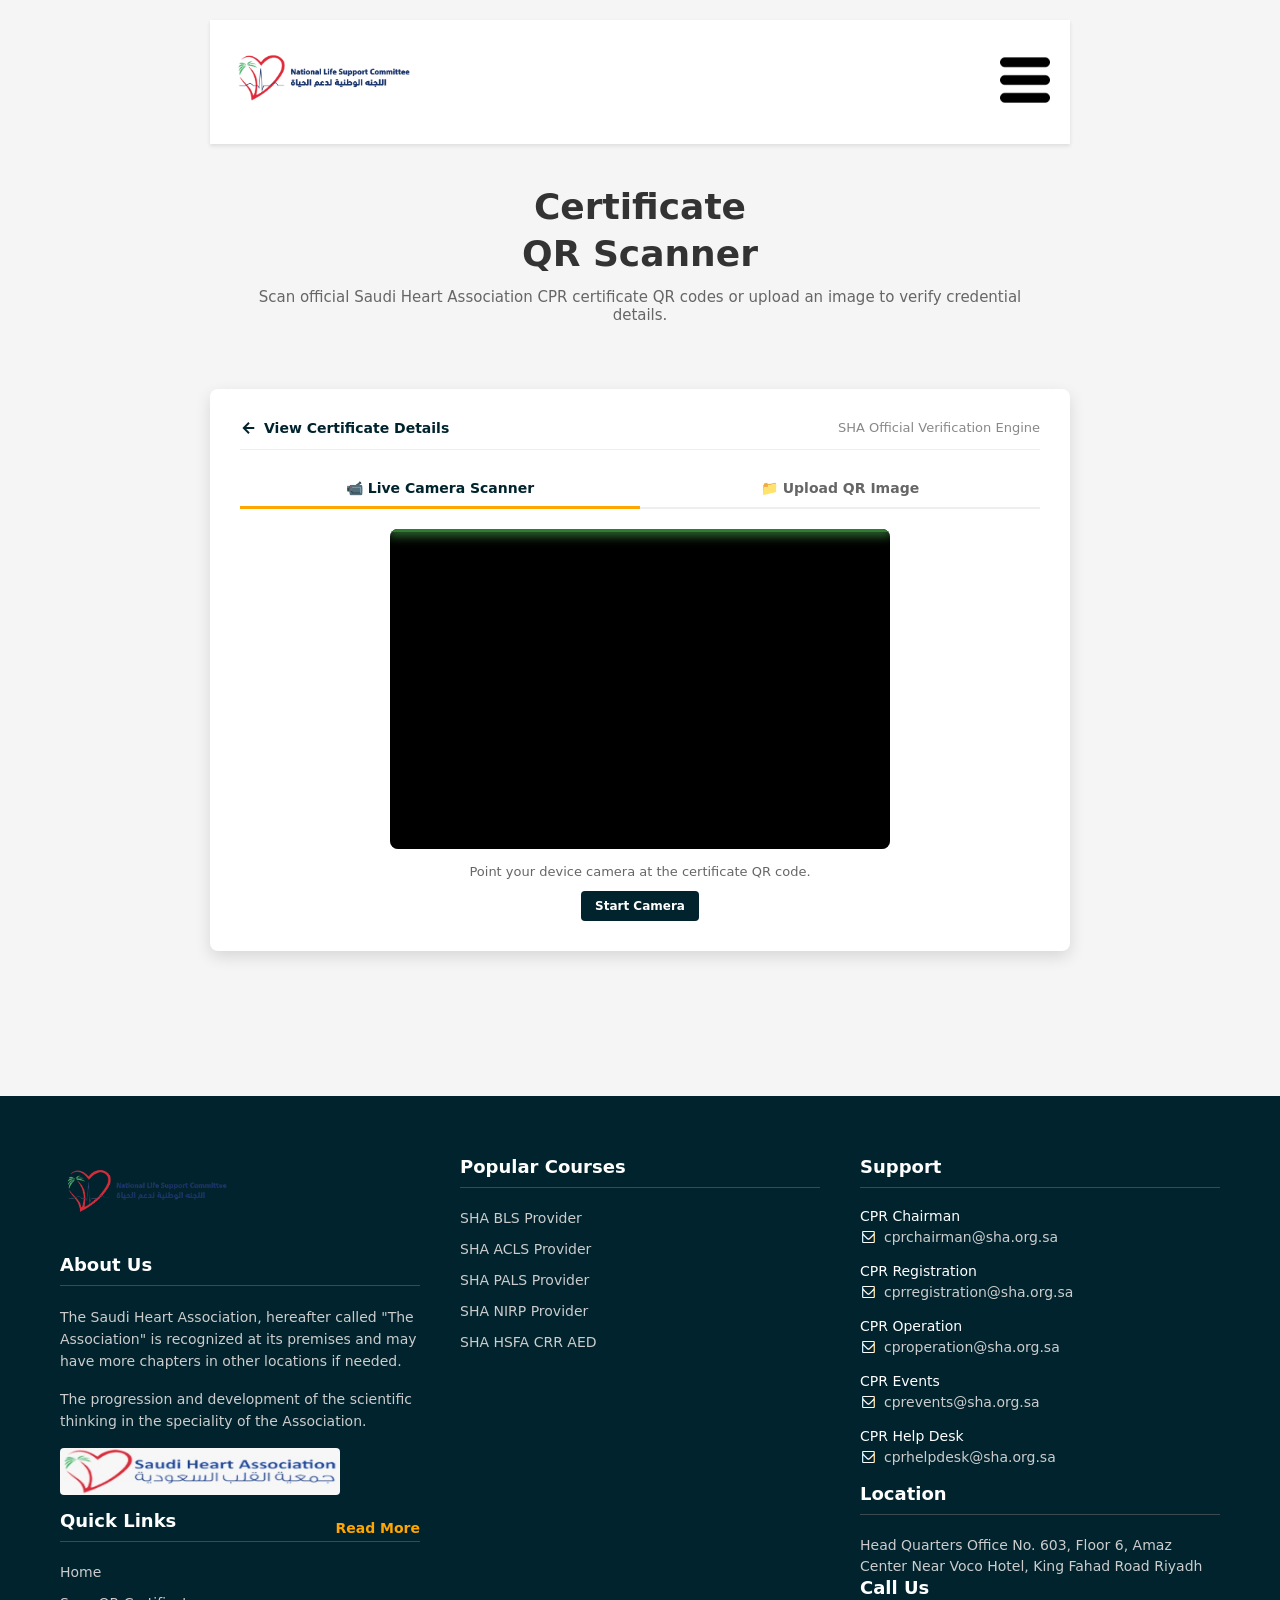
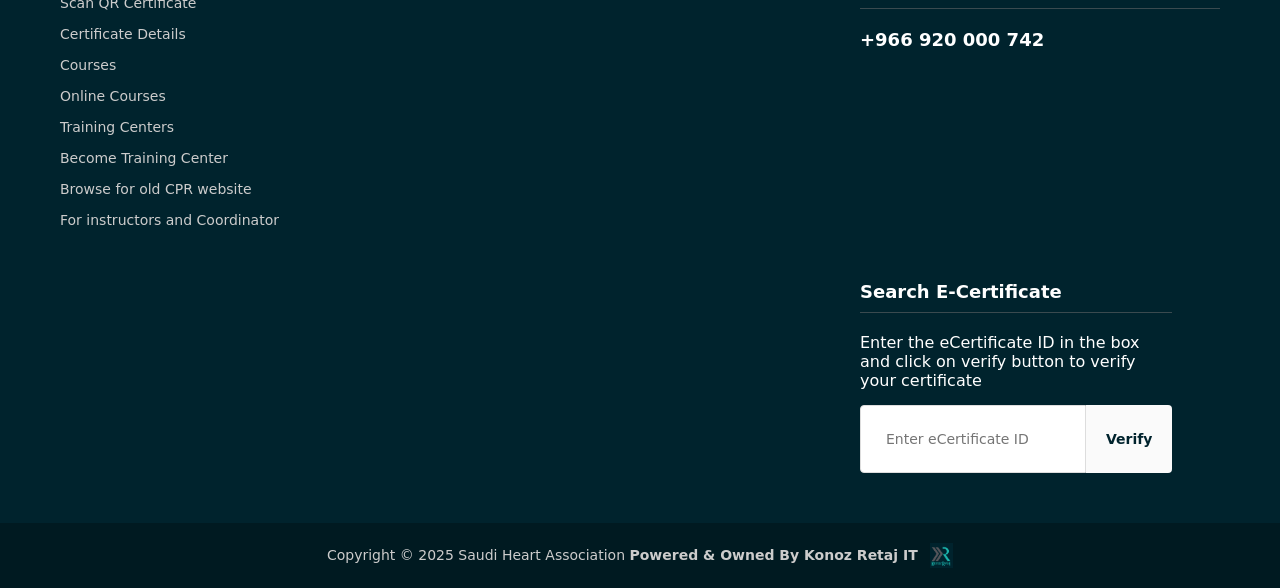
<file: index.html>
<!DOCTYPE html>
<html lang="en">

<head>
    <meta charset="UTF-8">
    <meta name="viewport" content="width=device-width, initial-scale=1.0">
    <link rel="stylesheet" href="style.css">
    <title>Certificate QR Scanner - Saudi Heart Association</title>
</head>

<body>
    <div class="scanner-page-container">
        <!-- Logo Header -->
        <div class="logo-container">
            <a href="/"><img class="main-logo" src="./img/logo.png" alt="Organization Logo"></a>
            <a href="/"><img class="icon-logo" src="./img/icon.png" alt="Icon"></a>
        </div>

        <!-- Heading -->
        <div class="text-container">
            <h1>Certificate<br>QR Scanner</h1>
            <p style="color: #666; margin-top: 10px; font-size: 15px;">Scan official Saudi Heart Association CPR certificate QR codes or upload an image to verify credential details.</p>
        </div>

        <!-- Main Scanner Card -->
        <div class="scanner-main-card">
            <div class="scanner-nav-bar">
                <a href="verify.html" class="scanner-nav-link">
                    <svg width="18" height="18" viewBox="0 0 24 24" fill="none" stroke="currentColor" stroke-width="2.5"><path d="M19 12H5M12 19l-7-7 7-7"/></svg>
                    View Certificate Details
                </a>
                <span style="font-size: 13px; color: #888;">SHA Official Verification Engine</span>
            </div>

            <!-- Scanner Tabs -->
            <div class="qr-tabs">
                <button type="button" class="qr-tab-btn active" id="tab-live-cam">
                    📹 Live Camera Scanner
                </button>
                <button type="button" class="qr-tab-btn" id="tab-upload-file">
                    📁 Upload QR Image
                </button>
            </div>

            <!-- Panel 1: Live Camera Scanner -->
            <div class="qr-tab-panel active" id="panel-live-cam">
                <div class="scanner-viewfinder-box">
                    <div class="scanner-laser" id="scanner-laser"></div>
                    <div id="page-reader" style="width: 100%;"></div>
                </div>
                <p class="scanner-hint">Point your device camera at the certificate QR code.</p>
                <div class="scanner-controls">
                    <select id="cam-device-select" class="scanner-select" style="display: none;"></select>
                    <button type="button" class="scanner-btn-small" id="cam-start-btn">Start Camera</button>
                    <button type="button" class="scanner-btn-small danger" id="cam-stop-btn" style="display: none;">Stop Camera</button>
                </div>
            </div>

            <!-- Panel 2: Upload File / Drag & Drop -->
            <div class="qr-tab-panel" id="panel-upload-file">
                <div class="qr-dropzone" id="page-dropzone">
                    <svg viewBox="0 0 24 24" fill="none" stroke="currentColor" stroke-width="2">
                        <path d="M21 15v4a2 2 0 0 1-2 2H5a2 2 0 0 1-2-2v-4M17 8l-5-5-5 5M12 3v12"/>
                    </svg>
                    <p><strong>Click to upload certificate image</strong> or drag & drop</p>
                    <span>Supports JPG, PNG, screenshots, and phone photos</span>
                    <input type="file" id="page-file-input" accept="image/*" style="display: none;">
                </div>
            </div>
        </div>
    </div>

    <!-- Verification Toast -->
    <div class="verified-toast" id="scan-toast">
        <svg viewBox="0 0 24 24" fill="currentColor">
            <path d="M12 2C6.48 2 2 6.48 2 12s4.48 10 10 10 10-4.48 10-10S17.52 2 12 2zm-2 15l-5-5 1.41-1.41L10 14.17l7.59-7.59L19 8l-9 9z"/>
        </svg>
        <span id="scan-toast-msg">Certificate Verified!</span>
    </div>

    <!-- Footer Matching Template -->
    <div class="footer">
        <div class="footer-container">
            <!-- Left Side - About Us and Quick Links -->
            <div class="footer-left">
                <div class="about-section">
                    <img src="./img/bcg.png" alt="SHA Logo" class="footer-main-logo">
                    <h2>About Us</h2>
                    <p>The Saudi Heart Association, hereafter called "The Association" is recognized at its premises and
                        may have more chapters in other locations if needed.</p>
                    <p>The progression and development of the scientific thinking in the speciality of the Association.
                    </p>
                    <img src="./img/about.png" alt="About Image" class="about-image">
                    <a href="AboutUs.html" class="read-more">Read More</a>
                </div>

                <div class="quick-links-section">
                    <h2>Quick Links</h2>
                    <ul>
                        <li><a href="/">Home</a></li>
                        <li><a href="/">Scan QR Certificate</a></li>
                        <li><a href="verify.html">Certificate Details</a></li>
                        <li><a href="verify.html">Courses</a></li>
                        <li><a href="index.html">Online Courses</a></li>
                        <li><a href="index.html">Training Centers</a></li>
                        <li><a href="index.html">Become Training Center</a></li>
                        <li><a href="index.html">Browse for old CPR website</a></li>
                        <li><a href="index.html">For instructors and Coordinator</a></li>
                    </ul>
                </div>
            </div>

            <!-- Middle - Popular Courses -->
            <div class="footer-middle">
                <h2>Popular Courses</h2>
                <ul>
                    <li><a href="index.html?course=bls">SHA BLS Provider</a></li>
                    <li><a href="index.html">SHA ACLS Provider</a></li>
                    <li><a href="index.html">SHA PALS Provider</a></li>
                    <li><a href="index.html">SHA NIRP Provider</a></li>
                    <li><a href="index.html?course=hsfa">SHA HSFA CRR AED</a></li>
                </ul>
            </div>

            <!-- Right Side - Support and Contact -->
            <div class="footer-right">
                <div class="support-section">
                    <h2>Support</h2>
                    <div class="support-item">
                        <h4>CPR Chairman</h4>
                        <a href="mailto:cprchairman@sha.org.sa" class="email-link">
                            <img src="./img/email.png" alt="Email"> cprchairman@sha.org.sa
                        </a>
                    </div>
                    <div class="support-item">
                        <h4>CPR Registration</h4>
                        <a href="mailto:cprregistration@sha.org.sa" class="email-link">
                            <img src="./img/email.png" alt="Email"> cprregistration@sha.org.sa
                        </a>
                    </div>
                    <div class="support-item">
                        <h4>CPR Operation</h4>
                        <a href="mailto:cproperation@sha.org.sa" class="email-link">
                            <img src="./img/email.png" alt="Email"> cproperation@sha.org.sa
                        </a>
                    </div>
                    <div class="support-item">
                        <h4>CPR Events</h4>
                        <a href="mailto:cprevents@sha.org.sa" class="email-link">
                            <img src="./img/email.png" alt="Email"> cprevents@sha.org.sa
                        </a>
                    </div>
                    <div class="support-item">
                        <h4>CPR Help Desk</h4>
                        <a href="mailto:cprhelpdesk@sha.org.sa" class="email-link">
                            <img src="./img/email.png" alt="Email"> cprhelpdesk@sha.org.sa
                        </a>
                    </div>
                </div>

                <div class="location-section">
                    <h2>Location</h2>
                    <p>Head Quarters Office No. 603, Floor 6, Amaz Center Near Voco Hotel, King Fahad Road Riyadh</p>
                </div>

                <div class="contact-section">
                    <h2>Call Us</h2>
                    <p class="phone">+966 920 000 742</p>
                </div>
            </div>

            <!-- Bottom Right - Certificate Search -->
            <div class="right-side-container">
                <div class="certificate-section">
                    <h2>Search E-Certificate</h2>
                    <p>Enter the eCertificate ID in the box and click on verify button to verify your certificate</p>
                    <form class="search-container" action="verify.html" method="get">
                        <input type="text" name="id" placeholder="Enter eCertificate ID" required>
                        <button type="submit">Verify</button>
                    </form>
                </div>
            </div>
        </div>

        <!-- Footer Bottom -->
        <div class="footer-bottom">
            <p>Copyright © 2025 Saudi Heart Association <span>Powered & Owned By Konoz Retaj IT</span></p>
            <img src="./img/footer img.png" alt="Partner Logo" class="partner-logo">
        </div>
    </div>

    <!-- Scripts -->
    <script src="./js/html5-qrcode.min.js"></script>
    <script src="./js/scan.js"></script>
</body>

</html>
</file>
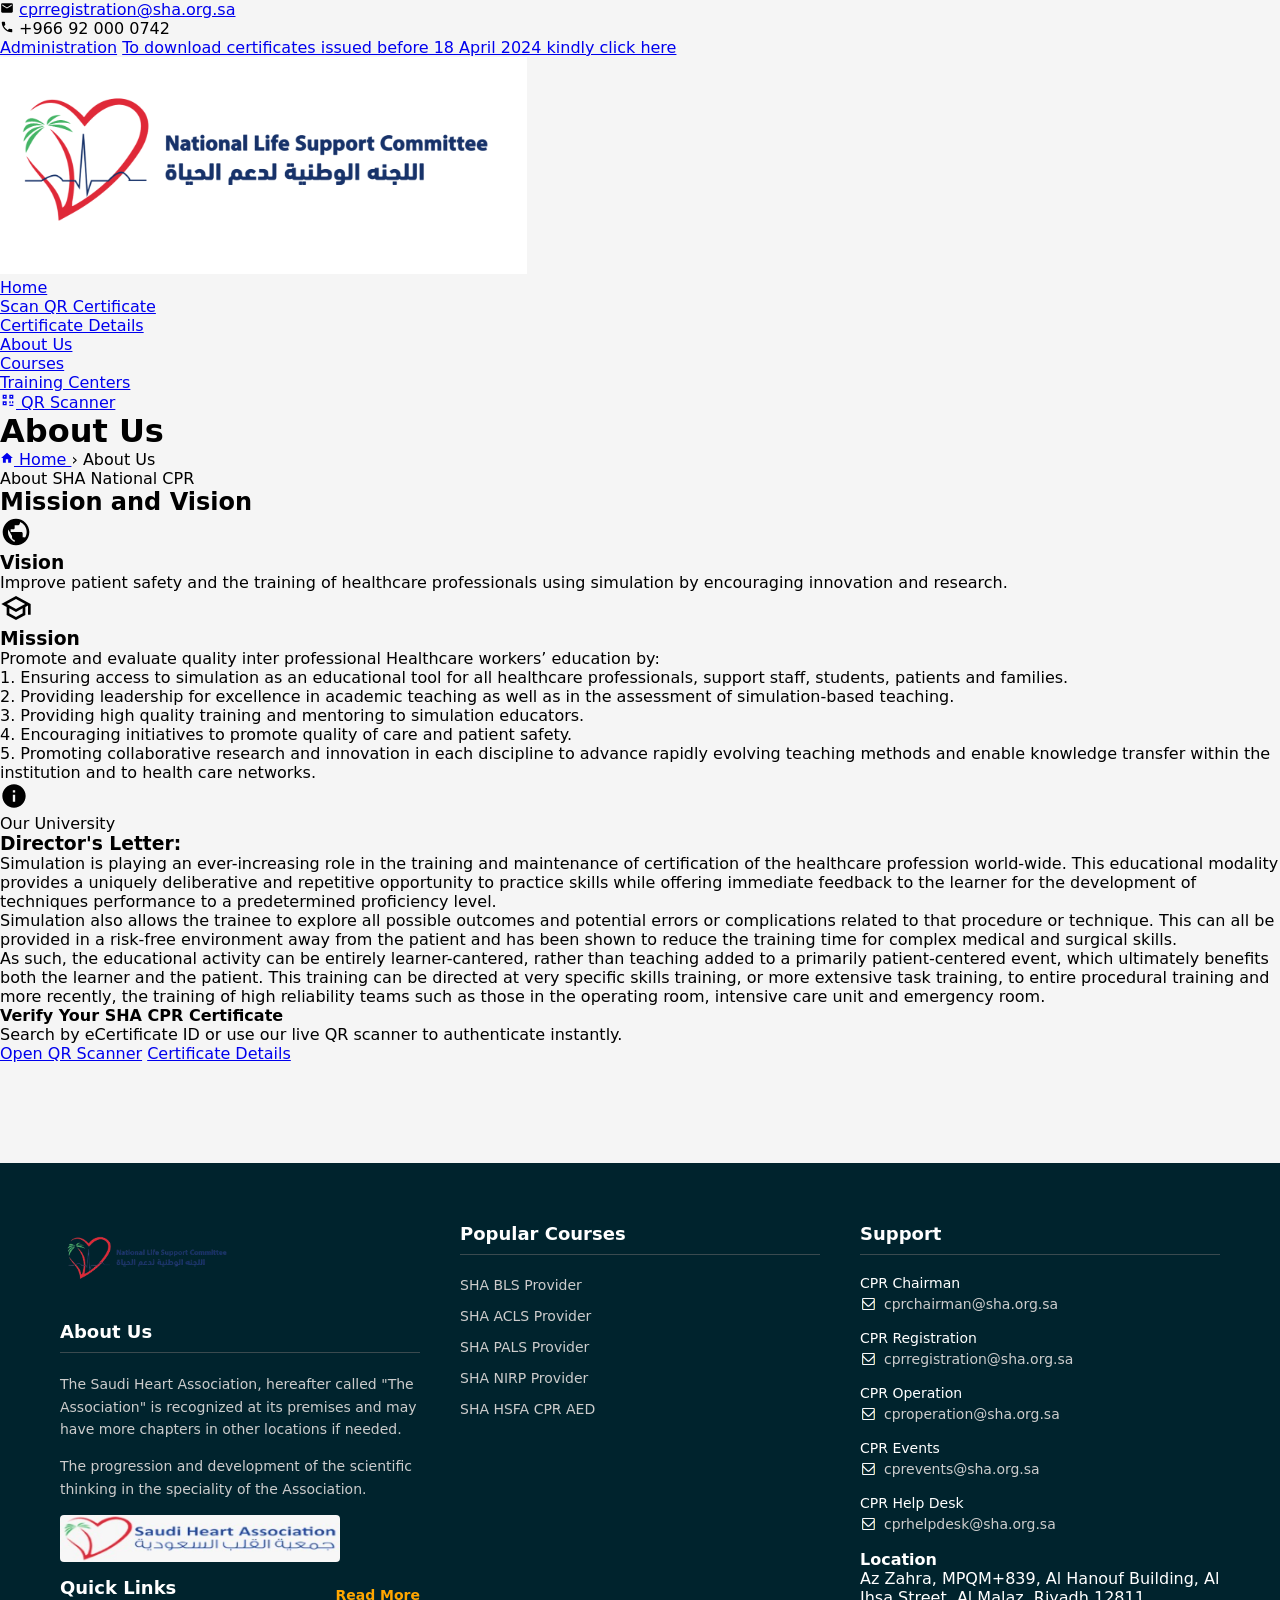
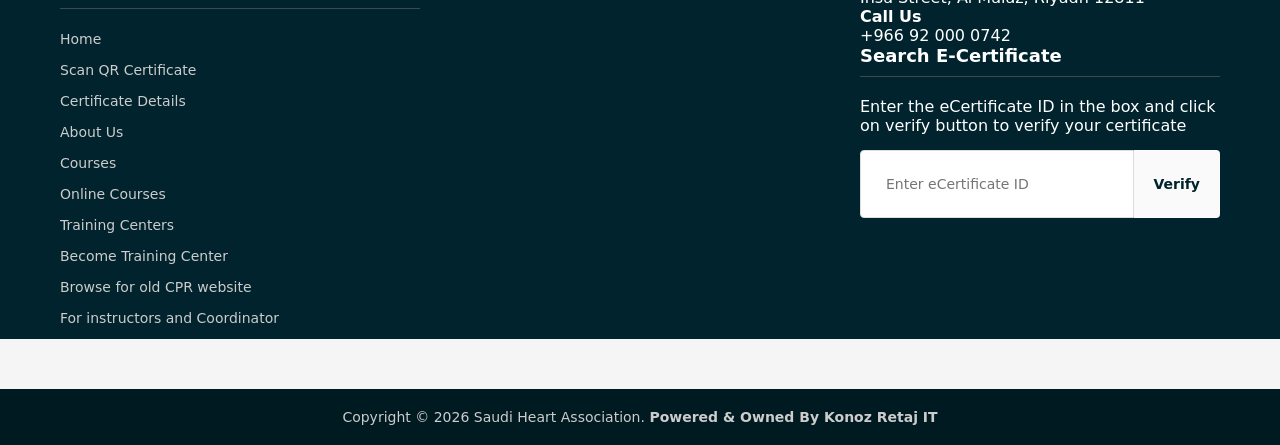
<file: about.html>
<!DOCTYPE html>
<html lang="en">

<head>
    <meta charset="UTF-8">
    <meta name="viewport" content="width=device-width, initial-scale=1.0">
    <title>About Us | Saudi Heart Association CPR</title>
    <meta name="description" content="About the Saudi Heart Association National CPR Committee — our mission, vision, accreditation, and role in life support training across the Kingdom.">
    <link rel="stylesheet" href="style.css">
    <link rel="icon" type="image/x-icon" href="./img/icon.png">
</head>

<body class="about-page-body">
    <!-- Top Utility Bar matching official SHA site -->
    <div class="top-bar">
        <div class="top-bar-container">
            <div class="top-bar-left">
                <div class="top-bar-item">
                    <svg viewBox="0 0 24 24" width="14" height="14" fill="currentColor">
                        <path d="M20 4H4c-1.1 0-1.99.9-1.99 2L2 18c0 1.1.9 2 2 2h16c1.1 0 2-.9 2-2V6c0-1.1-.9-2-2-2zm0 4l-8 5-8-5V6l8 5 8-5v2z"/>
                    </svg>
                    <a href="mailto:cprregistration@sha.org.sa">cprregistration@sha.org.sa</a>
                </div>
                <div class="top-bar-item">
                    <svg viewBox="0 0 24 24" width="14" height="14" fill="currentColor">
                        <path d="M6.62 10.79a15.053 15.053 0 006.59 6.59l2.2-2.2c.27-.27.67-.36 1.02-.24 1.12.37 2.33.57 3.57.57.55 0 1 .45 1 1V20c0 .55-.45 1-1 1-9.39 0-17-7.61-17-17 0-.55.45-1 1-1h3.5c.55 0 1 .45 1 1 0 1.25.2 2.45.57 3.57.11.35.03.74-.25 1.02l-2.2 2.2z"/>
                    </svg>
                    <span>+966 92 000 0742</span>
                </div>
            </div>
            <div class="top-bar-right">
                <a href="https://admin.shacpr.org.sa" target="_blank" rel="noopener" class="top-bar-link">Administration</a>
                <span class="top-bar-old-link">
                    <a href="https://ksacpr.org.sa/Login.aspx" target="_blank" rel="noopener">To download certificates issued before 18 April 2024 kindly click here</a>
                </span>
            </div>
        </div>
    </div>

    <!-- Main Navigation Bar -->
    <header class="main-header">
        <div class="header-container">
            <div class="site-branding">
                <a href="/" title="Saudi Heart Association">
                    <img src="./img/logo.png" alt="SHA Logo" class="header-logo">
                </a>
            </div>

            <nav class="nav-menu">
                <ul>
                    <li><a href="/">Home</a></li>
                    <li><a href="/">Scan QR Certificate</a></li>
                    <li><a href="verify.html">Certificate Details</a></li>
                    <li class="active"><a href="about.html">About Us</a></li>
                    <li><a href="https://shacpr.org.sa/Course/Index" target="_blank" rel="noopener">Courses</a></li>
                    <li><a href="https://shacpr.org.sa/TrainingCenter/Index" target="_blank" rel="noopener">Training Centers</a></li>
                </ul>
            </nav>

            <div class="header-actions">
                <a href="/" class="btn-scanner-shortcut">
                    <svg viewBox="0 0 24 24" width="16" height="16" fill="currentColor">
                        <path d="M4 4h6v6H4V4zm10 0h6v6h-6V4zM4 14h6v6H4v-6zm10 3h2v-3h-2v3zm4 0h2v-3h-2v3zm-4 4h6v-2h-6v2zM6 6v2h2V6H6zm10 0v2h2V6h-2zm-10 10v2h2v-2H6z"/>
                    </svg>
                    <span>QR Scanner</span>
                </a>
            </div>
        </div>
    </header>

    <!-- Page Title Banner -->
    <div class="page-title-banner">
        <div class="banner-container">
            <h1 class="page-title">About Us</h1>
            <div class="breadcrumb-trail">
                <a href="/">
                    <svg viewBox="0 0 24 24" width="14" height="14" fill="currentColor">
                        <path d="M10 20v-6h4v6h5v-8h3L12 3 2 12h3v8z"/>
                    </svg>
                    Home
                </a>
                <span class="breadcrumb-sep">&rsaquo;</span>
                <span class="breadcrumb-current">About Us</span>
            </div>
        </div>
    </div>

    <!-- Main About Content -->
    <main class="about-main-wrapper">
        <div class="content-container">
            <!-- Section Title -->
            <div class="section-title-wrap">
                <span class="section-badge">About SHA National CPR</span>
                <h2 class="section-heading">Mission and Vision</h2>
                <div class="section-divider-line"></div>
            </div>

            <!-- Two-Column Layout matching official site -->
            <div class="about-grid">
                <!-- Left Column: Vision and Mission -->
                <div class="about-col vision-mission-col">
                    <!-- Vision Box -->
                    <div class="feature-box vision-box">
                        <div class="feature-icon-wrap">
                            <div class="feature-icon">
                                <svg viewBox="0 0 24 24" width="32" height="32" fill="currentColor">
                                    <path d="M12 2C6.48 2 2 6.48 2 12s4.48 10 10 10 10-4.48 10-10S17.52 2 12 2zm1 17.93c-3.95-.49-7-3.85-7-7.93 0-.62.08-1.21.21-1.79L9 15v1c0 1.1.9 2 2 2v1.93zm6.9-2.54c-.26-.81-1-1.39-1.9-1.39h-1v-3c0-.55-.45-1-1-1H8v-2h2c.55 0 1-.45 1-1V7h2c1.1 0 2-.9 2-2v-.41c2.93 1.19 5 4.06 5 7.41 0 2.08-.8 3.97-2.1 5.39z"/>
                                </svg>
                            </div>
                        </div>
                        <div class="feature-text">
                            <h3 class="feature-title">Vision</h3>
                            <p class="feature-desc">
                                Improve patient safety and the training of healthcare professionals using simulation by encouraging innovation and research.
                            </p>
                        </div>
                    </div>

                    <div class="horizontal-separator"></div>

                    <!-- Mission Box -->
                    <div class="feature-box mission-box">
                        <div class="feature-icon-wrap">
                            <div class="feature-icon">
                                <svg viewBox="0 0 24 24" width="32" height="32" fill="currentColor">
                                    <path d="M12 3L1 9l4 2.18v6L12 21l7-3.82v-6l2-1.09V17h2V9L12 3zm6.82 6L12 12.72 5.18 9 12 5.28 18.82 9zM17 15.99l-5 2.73-5-2.73v-3.72L12 15l5-2.73v3.72z"/>
                                </svg>
                            </div>
                        </div>
                        <div class="feature-text">
                            <h3 class="feature-title">Mission</h3>
                            <p class="feature-desc-lead">
                                Promote and evaluate quality inter professional Healthcare workers’ education by:
                            </p>
                            <ol class="mission-points-list">
                                <li>
                                    <span class="point-num">1.</span>
                                    <span class="point-text">Ensuring access to simulation as an educational tool for all healthcare professionals, support staff, students, patients and families.</span>
                                </li>
                                <li>
                                    <span class="point-num">2.</span>
                                    <span class="point-text">Providing leadership for excellence in academic teaching as well as in the assessment of simulation-based teaching.</span>
                                </li>
                                <li>
                                    <span class="point-num">3.</span>
                                    <span class="point-text">Providing high quality training and mentoring to simulation educators.</span>
                                </li>
                                <li>
                                    <span class="point-num">4.</span>
                                    <span class="point-text">Encouraging initiatives to promote quality of care and patient safety.</span>
                                </li>
                                <li>
                                    <span class="point-num">5.</span>
                                    <span class="point-text">Promoting collaborative research and innovation in each discipline to advance rapidly evolving teaching methods and enable knowledge transfer within the institution and to health care networks.</span>
                                </li>
                            </ol>
                        </div>
                    </div>
                </div>

                <!-- Right Column: Director's Letter -->
                <div class="about-col director-letter-col">
                    <div class="director-card">
                        <div class="director-header">
                            <div class="director-badge-icon">
                                <svg viewBox="0 0 24 24" width="28" height="28" fill="currentColor">
                                    <path d="M12 2C6.48 2 2 6.48 2 12s4.48 10 10 10 10-4.48 10-10S17.52 2 12 2zm1 15h-2v-6h2v6zm0-8h-2V7h2v2z"/>
                                </svg>
                            </div>
                            <div class="director-header-info">
                                <span class="director-subtitle">Our University</span>
                                <h3 class="director-title">Director's Letter:</h3>
                            </div>
                        </div>

                        <div class="director-body">
                            <p class="director-p">
                                Simulation is playing an ever-increasing role in the training and maintenance of certification of the healthcare profession world-wide. This educational modality provides a uniquely deliberative and repetitive opportunity to practice skills while offering immediate feedback to the learner for the development of techniques performance to a predetermined proficiency level.
                            </p>
                            <p class="director-p">
                                Simulation also allows the trainee to explore all possible outcomes and potential errors or complications related to that procedure or technique. This can all be provided in a risk-free environment away from the patient and has been shown to reduce the training time for complex medical and surgical skills.
                            </p>
                            <p class="director-p">
                                As such, the educational activity can be entirely learner-cantered, rather than teaching added to a primarily patient-centered event, which ultimately benefits both the learner and the patient. This training can be directed at very specific skills training, or more extensive task training, to entire procedural training and more recently, the training of high reliability teams such as those in the operating room, intensive care unit and emergency room.</p>
                        </div>

                        <!-- Back to Verification CTA -->
                        <div class="about-action-banner">
                            <div class="about-action-content">
                                <h4>Verify Your SHA CPR Certificate</h4>
                                <p>Search by eCertificate ID or use our live QR scanner to authenticate instantly.</p>
                            </div>
                            <div class="about-action-buttons">
                                <a href="/" class="btn-action-primary">Open QR Scanner</a>
                                <a href="verify.html" class="btn-action-secondary">Certificate Details</a>
                            </div>
                        </div>
                    </div>
                </div>
            </div>
        </div>
    </main>

    <!-- Footer Matching SHA Template -->
    <div class="footer">
        <div class="footer-container">
            <!-- Left Side - About Us and Quick Links -->
            <div class="footer-left">
                <div class="about-section">
                    <img src="./img/bcg.png" alt="SHA Logo" class="footer-main-logo">
                    <h2>About Us</h2>
                    <p>The Saudi Heart Association, hereafter called "The Association" is recognized at its premises and
                        may have more chapters in other locations if needed.</p>
                    <p>The progression and development of the scientific thinking in the speciality of the Association.
                    </p>
                    <img src="./img/about.png" alt="About Image" class="about-image">
                    <a href="about.html" class="read-more">Read More</a>
                </div>

                <div class="quick-links-section">
                    <h2>Quick Links</h2>
                    <ul>
                        <li><a href="/">Home</a></li>
                        <li><a href="/">Scan QR Certificate</a></li>
                        <li><a href="verify.html">Certificate Details</a></li>
                        <li><a href="about.html">About Us</a></li>
                        <li><a href="verify.html">Courses</a></li>
                        <li><a href="https://shacpr.org.sa/OnlineCourses/Index" target="_blank" rel="noopener">Online Courses</a></li>
                        <li><a href="https://shacpr.org.sa/TrainingCenter/Index" target="_blank" rel="noopener">Training Centers</a></li>
                        <li><a href="https://admin.shacpr.org.sa/Home/RegisterTrainingCenter" target="_blank" rel="noopener">Become Training Center</a></li>
                        <li><a href="http://ksacpr.org.sa/" target="_blank" rel="noopener">Browse for old CPR website</a></li>
                        <li><a href="https://admin.shacpr.org.sa" target="_blank" rel="noopener">For instructors and Coordinator</a></li>
                    </ul>
                </div>
            </div>

            <!-- Middle - Popular Courses -->
            <div class="footer-middle">
                <h2>Popular Courses</h2>
                <ul>
                    <li><a href="verify.html?course=bls">SHA BLS Provider</a></li>
                    <li><a href="verify.html">SHA ACLS Provider</a></li>
                    <li><a href="verify.html">SHA PALS Provider</a></li>
                    <li><a href="verify.html">SHA NIRP Provider</a></li>
                    <li><a href="verify.html?course=hsfa">SHA HSFA CPR AED</a></li>
                </ul>
            </div>

            <!-- Right Side - Support and Contact -->
            <div class="footer-right">
                <div class="support-section">
                    <h2>Support</h2>
                    <div class="support-item">
                        <h4>CPR Chairman</h4>
                        <a href="mailto:cprchairman@sha.org.sa" class="email-link">
                            <img src="./img/email.png" alt="Email"> cprchairman@sha.org.sa
                        </a>
                    </div>
                    <div class="support-item">
                        <h4>CPR Registration</h4>
                        <a href="mailto:cprregistration@sha.org.sa" class="email-link">
                            <img src="./img/email.png" alt="Email"> cprregistration@sha.org.sa
                        </a>
                    </div>
                    <div class="support-item">
                        <h4>CPR Operation</h4>
                        <a href="mailto:cproperation@sha.org.sa" class="email-link">
                            <img src="./img/email.png" alt="Email"> cproperation@sha.org.sa
                        </a>
                    </div>
                    <div class="support-item">
                        <h4>CPR Events</h4>
                        <a href="mailto:cprevents@sha.org.sa" class="email-link">
                            <img src="./img/email.png" alt="Email"> cprevents@sha.org.sa
                        </a>
                    </div>
                    <div class="support-item">
                        <h4>CPR Help Desk</h4>
                        <a href="mailto:cprhelpdesk@sha.org.sa" class="email-link">
                            <img src="./img/email.png" alt="Email"> cprhelpdesk@sha.org.sa
                        </a>
                    </div>

                    <div class="location-item">
                        <h4>Location</h4>
                        <p>Az Zahra, MPQM+839, Al Hanouf Building, Al Ihsa Street, Al Malaz, Riyadh 12811</p>
                    </div>

                    <div class="call-item">
                        <h4>Call Us</h4>
                        <p>+966 92 000 0742</p>
                    </div>
                </div>

                <div class="certificate-section">
                    <h2>Search E-Certificate</h2>
                    <p>Enter the eCertificate ID in the box and click on verify button to verify your certificate</p>
                    <form class="search-container" action="verify.html" method="get">
                        <input type="text" name="id" placeholder="Enter eCertificate ID" required>
                        <button type="submit">Verify</button>
                    </form>
                </div>
            </div>
        </div>
    </div>

    <!-- Footer Bottom Bar -->
    <div class="footer-bottom">
        <div class="footer-bottom-container">
            <p>Copyright © 2026 Saudi Heart Association. <strong>Powered & Owned By Konoz Retaj IT</strong></p>
        </div>
    </div>
</body>

</html>
</file>
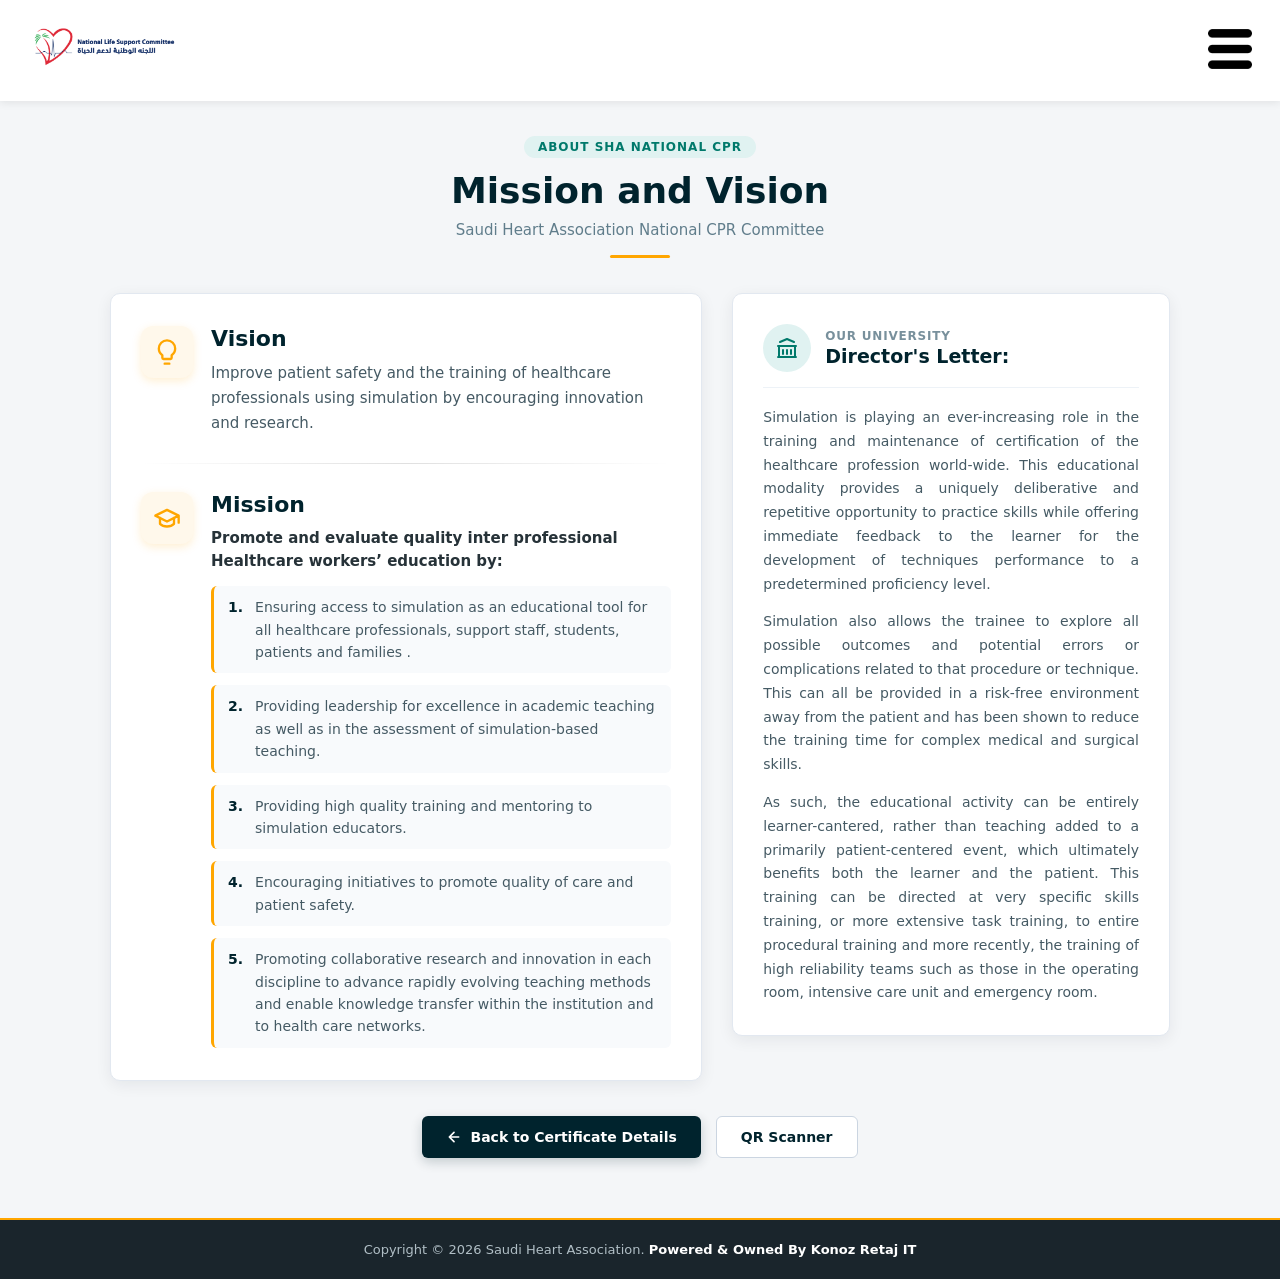
<file: AboutUs.html>
<!DOCTYPE html>
<html lang="en">

<head>
    <meta charset="UTF-8">
    <meta name="viewport" content="width=device-width, initial-scale=1.0">
    <title>About Us | Mission and Vision - Saudi Heart Association</title>
    <meta name="description" content="Saudi Heart Association CPR Committee Mission and Vision — healthcare simulation, professional education, and patient safety.">
    <link rel="stylesheet" href="style.css">
    <link rel="icon" type="image/x-icon" href="./img/icon.png">
</head>

<body class="mv-page-body">
    <!-- Clean SHA Branding Header (No Menu Bar) -->
    <header class="mv-header">
        <a href="verify.html" title="Saudi Heart Association">
            <img class="mv-header-logo" src="./img/logo.png" alt="Saudi Heart Association Logo">
        </a>
        <a href="verify.html" title="SHA CPR">
            <img class="mv-header-icon" src="./img/icon.png" alt="SHA Icon">
        </a>
    </header>

    <!-- Main Container -->
    <main class="mv-container">
        <!-- Title Section -->
        <div class="mv-title-section">
            <span class="mv-badge">About SHA National CPR</span>
            <h1 class="mv-main-title">Mission and Vision</h1>
            <p class="mv-subtitle">Saudi Heart Association National CPR Committee</p>
            <div class="mv-divider-bar"></div>
        </div>

        <!-- Two-Column Grid matching official shacpr.org.sa/AboutUs layout -->
        <div class="mv-grid">
            <!-- Left Column: Vision & Mission -->
            <div class="mv-col-main">
                <!-- Vision Section -->
                <div class="mv-section-block">
                    <div class="mv-icon-wrapper" aria-hidden="true">
                        <svg viewBox="0 0 24 24" fill="none" stroke="currentColor" stroke-width="2" stroke-linecap="round" stroke-linejoin="round">
                            <path d="M9 18h6M10 22h4M12 2a7 7 0 0 0-7 7c0 2.38 1.19 4.47 3 5.74V17a1 1 0 0 0 1 1h6a1 1 0 0 0 1-1v-2.26c1.81-1.27 3-3.36 3-5.74a7 7 0 0 0-7-7z"/>
                        </svg>
                    </div>
                    <div class="mv-block-content">
                        <h2 class="mv-heading">Vision</h2>
                        <p class="mv-desc">
                            Improve patient safety and the training of healthcare professionals using simulation by encouraging innovation and research.
                        </p>
                    </div>
                </div>

                <div class="mv-separator"></div>

                <!-- Mission Section -->
                <div class="mv-section-block">
                    <div class="mv-icon-wrapper" aria-hidden="true">
                        <svg viewBox="0 0 24 24" fill="none" stroke="currentColor" stroke-width="2" stroke-linecap="round" stroke-linejoin="round">
                            <path d="M22 10v6M2 10l10-5 10 5-10 5z"/>
                            <path d="M6 12v5c3 3 9 3 12 0v-5"/>
                        </svg>
                    </div>
                    <div class="mv-block-content">
                        <h2 class="mv-heading">Mission</h2>
                        <p class="mv-lead-text">
                            Promote and evaluate quality inter professional Healthcare workers’ education by:
                        </p>
                        <ol class="mv-list">
                            <li>
                                <span class="mv-list-num">1.</span>
                                <span class="mv-list-text">Ensuring access to simulation as an educational tool for all healthcare professionals, support staff, students, patients and families .</span>
                            </li>
                            <li>
                                <span class="mv-list-num">2.</span>
                                <span class="mv-list-text">Providing leadership for excellence in academic teaching as well as in the assessment of simulation-based teaching.</span>
                            </li>
                            <li>
                                <span class="mv-list-num">3.</span>
                                <span class="mv-list-text">Providing high quality training and mentoring to simulation educators.</span>
                            </li>
                            <li>
                                <span class="mv-list-num">4.</span>
                                <span class="mv-list-text">Encouraging initiatives to promote quality of care and patient safety.</span>
                            </li>
                            <li>
                                <span class="mv-list-num">5.</span>
                                <span class="mv-list-text">Promoting collaborative research and innovation in each discipline to advance rapidly evolving teaching methods and enable knowledge transfer within the institution and to health care networks.</span>
                            </li>
                        </ol>
                    </div>
                </div>
            </div>

            <!-- Right Column: Director's Letter (Our University) -->
            <div class="mv-col-side">
                <div class="mv-director-card">
                    <div class="mv-director-header">
                        <div class="mv-director-icon" aria-hidden="true">
                            <svg viewBox="0 0 24 24" fill="none" stroke="currentColor" stroke-width="2" stroke-linecap="round" stroke-linejoin="round">
                                <path d="M3 21h18M3 10h18M5 6l7-3 7 3M4 10v11M20 10v11M8 14v4M12 14v4M16 14v4"/>
                            </svg>
                        </div>
                        <div>
                            <span class="mv-director-subtitle">Our University</span>
                            <h3 class="mv-director-title">Director's Letter:</h3>
                        </div>
                    </div>
                    <div class="mv-director-body">
                        <p>
                            Simulation is playing an ever-increasing role in the training and maintenance of certification of the healthcare profession world-wide. This educational modality provides a uniquely deliberative and repetitive opportunity to practice skills while offering immediate feedback to the learner for the development of techniques performance to a predetermined proficiency level.
                        </p>
                        <p>
                            Simulation also allows the trainee to explore all possible outcomes and potential errors or complications related to that procedure or technique. This can all be provided in a risk-free environment away from the patient and has been shown to reduce the training time for complex medical and surgical skills.
                        </p>
                        <p>
                            As such, the educational activity can be entirely learner-cantered, rather than teaching added to a primarily patient-centered event, which ultimately benefits both the learner and the patient. This training can be directed at very specific skills training, or more extensive task training, to entire procedural training and more recently, the training of high reliability teams such as those in the operating room, intensive care unit and emergency room.
                        </p>
                    </div>
                </div>
            </div>
        </div>

        <!-- Back to Certificate Verification Navigation Bar -->
        <div class="mv-back-bar">
            <a href="verify.html" class="mv-btn-back" id="back-to-cert-btn">
                <svg viewBox="0 0 24 24" fill="none" stroke="currentColor" stroke-width="2.5" stroke-linecap="round" stroke-linejoin="round">
                    <path d="M19 12H5M12 19l-7-7 7-7"/>
                </svg>
                Back to Certificate Details
            </a>
            <a href="/" class="mv-btn-home">
                QR Scanner
            </a>
        </div>
    </main>

    <!-- Clean Minimal Footer (No Menus) -->
    <footer class="mv-footer">
        <p>Copyright &copy; 2026 Saudi Heart Association. <strong>Powered &amp; Owned By Konoz Retaj IT</strong></p>
    </footer>

    <!-- Smart Back Script -->
    <script>
        const backBtn = document.getElementById('back-to-cert-btn');
        if (backBtn) {
            backBtn.addEventListener('click', (e) => {
                if (document.referrer && (document.referrer.includes('verify') || document.referrer.includes('index'))) {
                    e.preventDefault();
                    window.history.back();
                }
            });
        }
    </script>
</body>

</html>
</file>
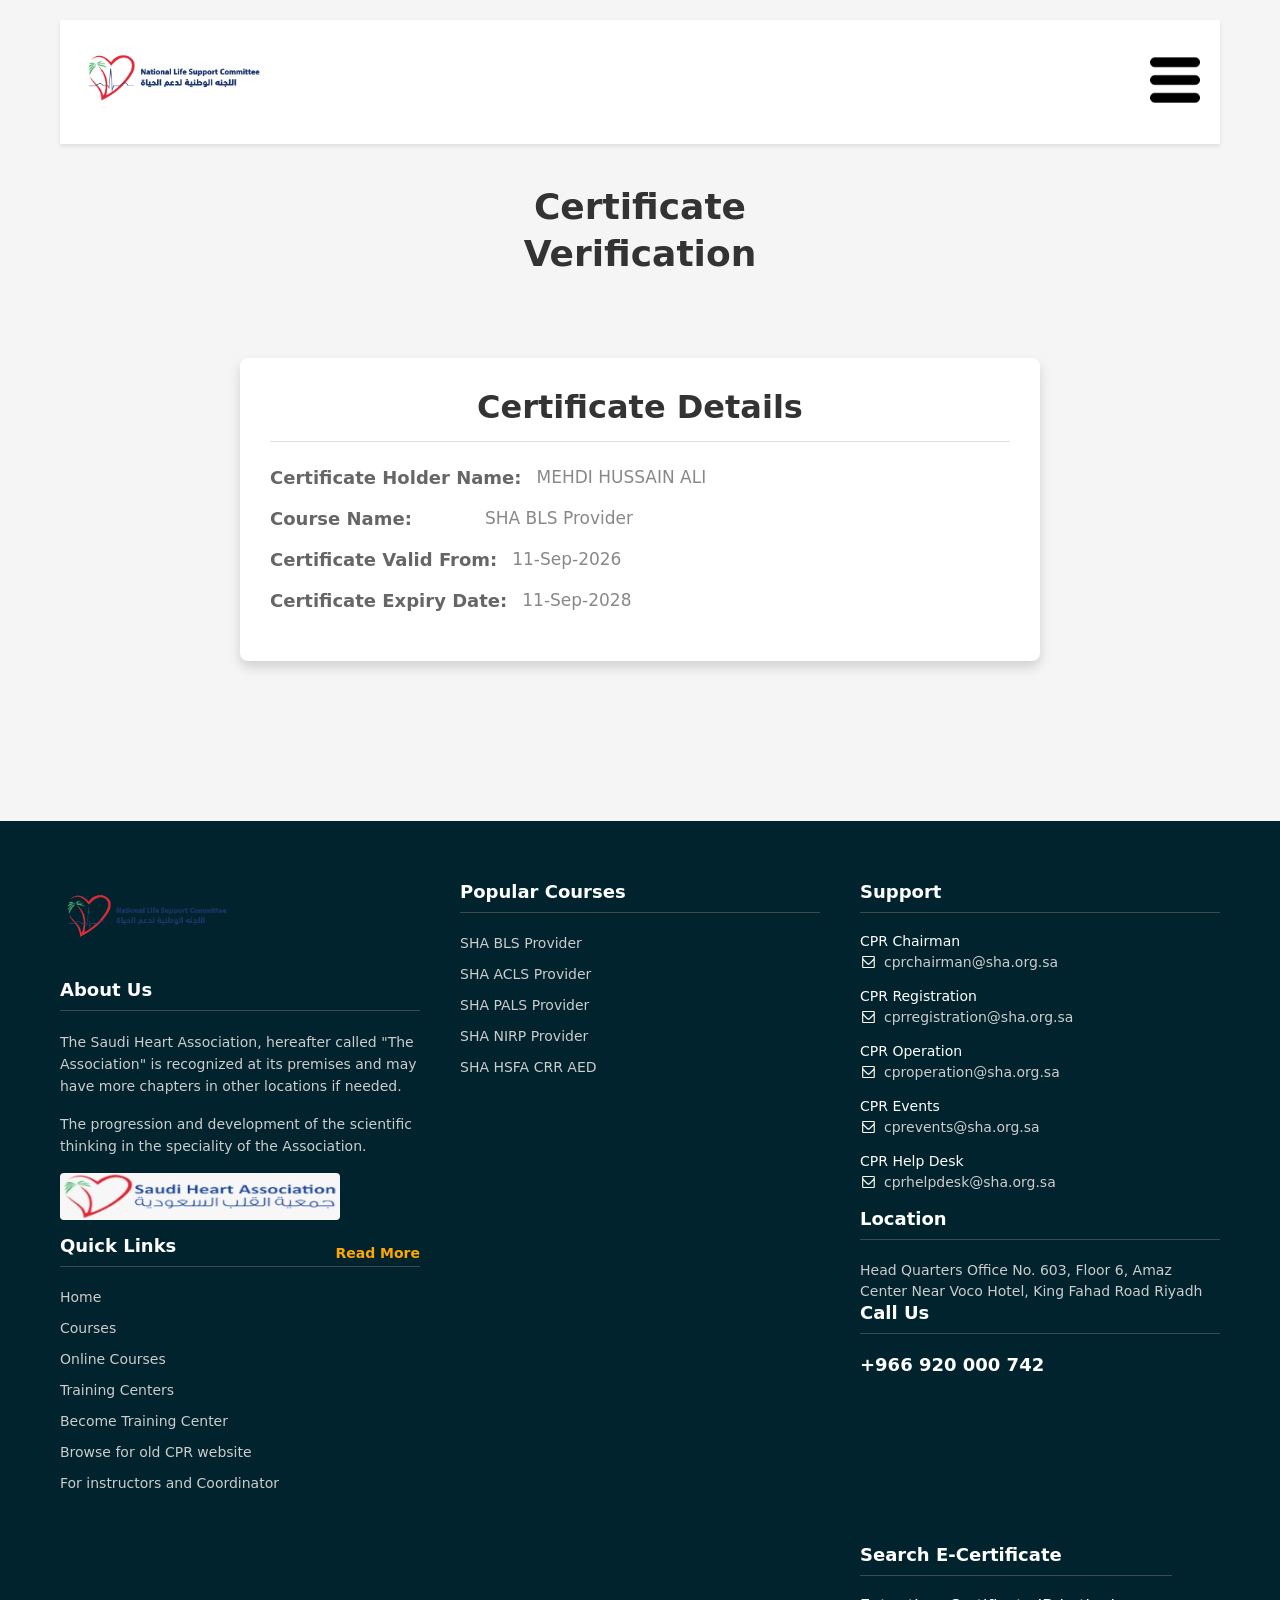
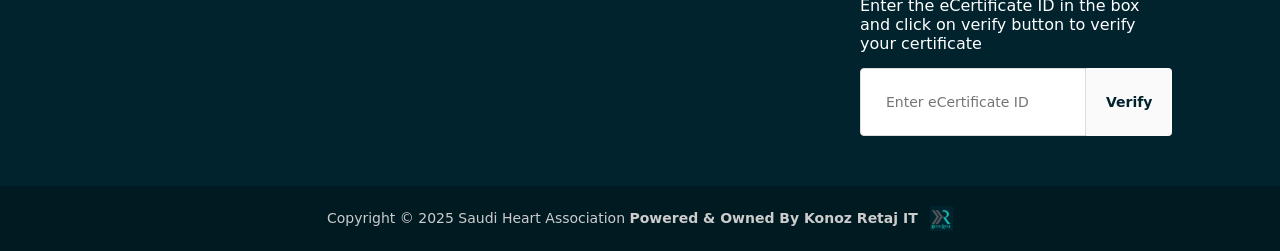
<file: bls.html>
<!DOCTYPE html>
<html lang="en">

<head>
    <meta charset="UTF-8">
    <meta name="viewport" content="width=device-width, initial-scale=1.0">
    <link rel="stylesheet" href="style.css">
    <title>SHA BLS Provider Verification - Saudi Heart Association</title>
</head>

<body>
    <div class="certificate-container" id="certificate-container">
        <div class="logo-container">
            <a href="/"><img class="main-logo" src="./img/logo.png" alt="Organization Logo"></a>
            <a href="/"><img class="icon-logo" src="./img/icon.png" alt="Icon"></a>
        </div>

        <div class="text-container">
            <h1>Certificate<br>Verification</h1>
        </div>

        <div class="certificate-card" id="certificate-card">
            <h1 class="card-heading">Certificate Details</h1>
            <hr class="divider">
            <div class="detail-row">
                <p class="detail-label">Certificate Holder Name:</p>
                <p class="detail-value">MEHDI HUSSAIN ALI</p>
            </div>
            <div class="detail-row">
                <p class="detail-label">Course Name:</p>
                <p class="detail-value">SHA BLS Provider</p>
            </div>
            <div class="detail-row">
                <p class="detail-label">Certificate Valid From:</p>
                <p class="detail-value">11-Sep-2026</p>
            </div>
            <div class="detail-row">
                <p class="detail-label">Certificate Expiry Date:</p>
                <p class="detail-value">11-Sep-2028</p>
            </div>
        </div>
    </div>

    <!-- Footer Matching Template -->
    <div class="footer">
        <div class="footer-container">
            <!-- Left Side - About Us and Quick Links -->
            <div class="footer-left">
                <div class="about-section">
                    <img src="./img/bcg.png" alt="SHA Logo" class="footer-main-logo">
                    <h2>About Us</h2>
                    <p>The Saudi Heart Association, hereafter called "The Association" is recognized at its premises and
                        may have more chapters in other locations if needed.</p>
                    <p>The progression and development of the scientific thinking in the speciality of the Association.
                    </p>
                    <img src="./img/about.png" alt="About Image" class="about-image">
                    <a href="AboutUs.html" class="read-more">Read More</a>
                </div>

                <div class="quick-links-section">
                    <h2>Quick Links</h2>
                    <ul>
                        <li><a href="/">Home</a></li>
                        <li><a href="#">Courses</a></li>
                        <li><a href="#">Online Courses</a></li>
                        <li><a href="#">Training Centers</a></li>
                        <li><a href="#">Become Training Center</a></li>
                        <li><a href="#">Browse for old CPR website</a></li>
                        <li><a href="#">For instructors and Coordinator</a></li>
                    </ul>
                </div>
            </div>

            <!-- Middle - Popular Courses -->
            <div class="footer-middle">
                <h2>Popular Courses</h2>
                <ul>
                    <li><a href="bls.html">SHA BLS Provider</a></li>
                    <li><a href="#">SHA ACLS Provider</a></li>
                    <li><a href="#">SHA PALS Provider</a></li>
                    <li><a href="#">SHA NIRP Provider</a></li>
                    <li><a href="hsfa.html">SHA HSFA CRR AED</a></li>
                </ul>
            </div>

            <!-- Right Side - Support and Contact -->
            <div class="footer-right">
                <div class="support-section">
                    <h2>Support</h2>
                    <div class="support-item">
                        <h4>CPR Chairman</h4>
                        <a href="mailto:cprchairman@sha.org.sa" class="email-link">
                            <img src="./img/email.png" alt="Email"> cprchairman@sha.org.sa
                        </a>
                    </div>
                    <div class="support-item">
                        <h4>CPR Registration</h4>
                        <a href="mailto:cprregistration@sha.org.sa" class="email-link">
                            <img src="./img/email.png" alt="Email"> cprregistration@sha.org.sa
                        </a>
                    </div>
                    <div class="support-item">
                        <h4>CPR Operation</h4>
                        <a href="mailto:cproperation@sha.org.sa" class="email-link">
                            <img src="./img/email.png" alt="Email"> cproperation@sha.org.sa
                        </a>
                    </div>
                    <div class="support-item">
                        <h4>CPR Events</h4>
                        <a href="mailto:cprevents@sha.org.sa" class="email-link">
                            <img src="./img/email.png" alt="Email"> cprevents@sha.org.sa
                        </a>
                    </div>
                    <div class="support-item">
                        <h4>CPR Help Desk</h4>
                        <a href="mailto:cprhelpdesk@sha.org.sa" class="email-link">
                            <img src="./img/email.png" alt="Email"> cprhelpdesk@sha.org.sa
                        </a>
                    </div>
                </div>

                <div class="location-section">
                    <h2>Location</h2>
                    <p>Head Quarters Office No. 603, Floor 6, Amaz Center Near Voco Hotel, King Fahad Road Riyadh</p>
                </div>

                <div class="contact-section">
                    <h2>Call Us</h2>
                    <p class="phone">+966 920 000 742</p>
                </div>
            </div>

            <!-- Bottom Right - Certificate Search -->
            <div class="right-side-container">
                <div class="certificate-section">
                    <h2>Search E-Certificate</h2>
                    <p>Enter the eCertificate ID in the box and click on verify button to verify your certificate</p>
                    <form class="search-container">
                        <input type="text" placeholder="Enter eCertificate ID" required><br>
                        <button type="submit">Verify</button>
                    </form>
                </div>
            </div>
        </div>

        <!-- Footer Bottom -->
        <div class="footer-bottom">
            <p>Copyright © 2025 Saudi Heart Association <span>Powered & Owned By Konoz Retaj IT</span></p>
            <img src="./img/footer img.png" alt="Partner Logo" class="partner-logo">
        </div>
    </div>
</body>

<script>
    document.addEventListener('DOMContentLoaded', function () {
        const searchForm = document.querySelector('.search-container');
        const certInput = document.querySelector('.search-container input');
        const errorMsg = document.createElement('div');
        errorMsg.className = 'error-message';
        searchForm.appendChild(errorMsg);

        searchForm.addEventListener('submit', function (e) {
            e.preventDefault();
            const certNumber = certInput.value.trim();

            const validIds = ['20979225338', '30870', '311214170424'];
            if (validIds.includes(certNumber) || certNumber.toUpperCase().includes('MEHDI')) {
                // Valid certificate - reload and scroll to top
                window.scrollTo(0, 0);
                window.location.reload();
            } else if (certNumber === '21172105024' || certNumber === '311213170329') {
                window.location.href = 'hsfa.html';
            } else {
                // Invalid certificate - show error message
                errorMsg.textContent = 'Invalid eCertificate ID';
                certInput.classList.add('error');
                setTimeout(() => {
                    errorMsg.textContent = '';
                    certInput.classList.remove('error');
                }, 3000);
            }
        });
    });
</script>

</html>
</file>
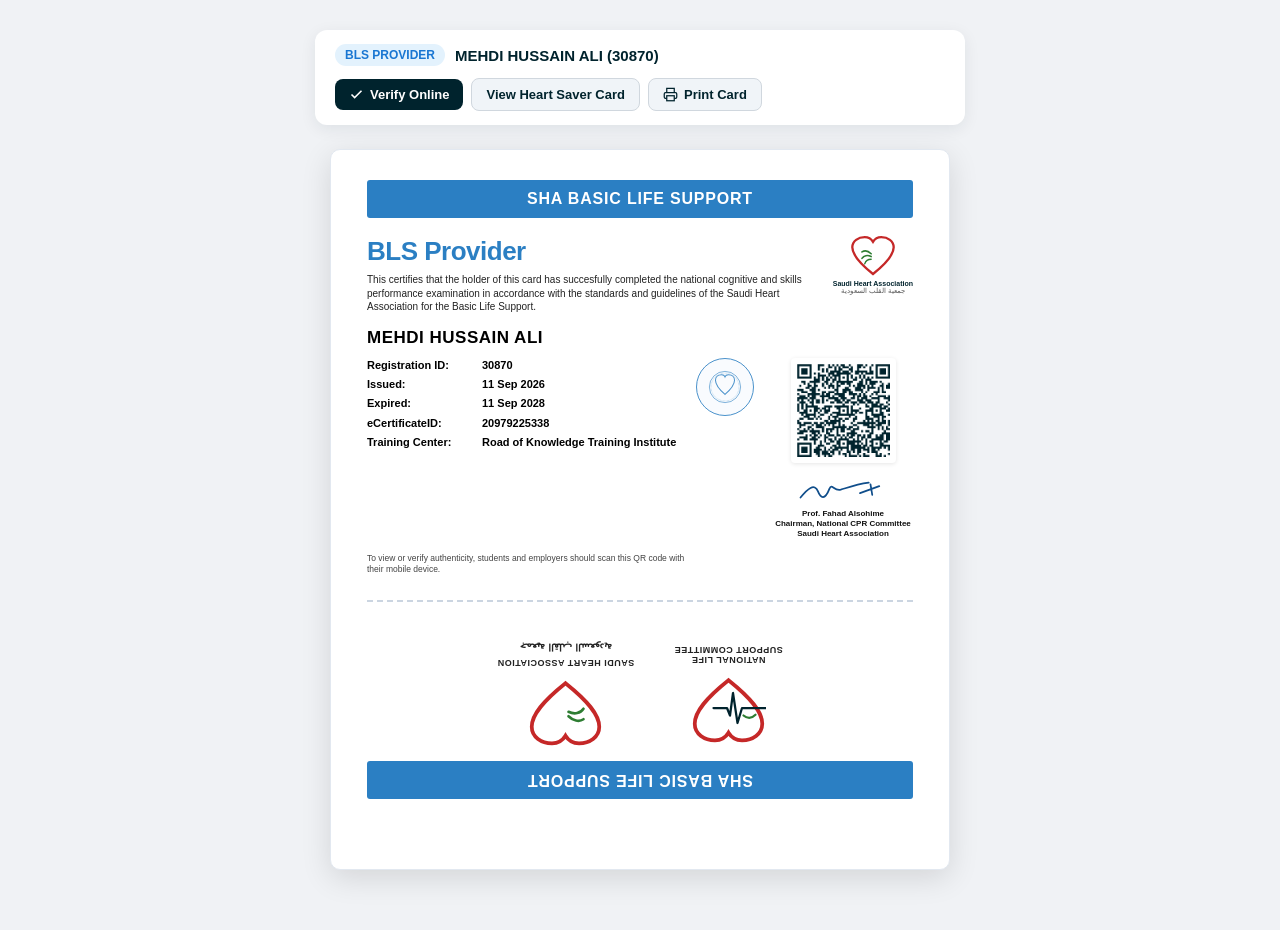
<file: card_bls.html>
<!DOCTYPE html>
<html lang="en">
<head>
    <meta charset="UTF-8">
    <meta name="viewport" content="width=device-width, initial-scale=1.0">
    <title>SHA BLS Provider Card - MEHDI HUSSAIN ALI</title>
    <style>
        * {
            box-sizing: border-box;
            margin: 0;
            padding: 0;
        }

        body {
            font-family: -apple-system, BlinkMacSystemFont, "Segoe UI", Roboto, "Helvetica Neue", Arial, sans-serif;
            background-color: #f0f2f5;
            color: #1a1a1a;
            display: flex;
            flex-direction: column;
            align-items: center;
            padding: 30px 15px 60px;
            min-height: 100vh;
        }

        /* Action Toolbar */
        .card-toolbar {
            width: 100%;
            max-width: 650px;
            background: #ffffff;
            border-radius: 12px;
            padding: 14px 20px;
            margin-bottom: 24px;
            box-shadow: 0 4px 16px rgba(0, 35, 45, 0.08);
            display: flex;
            align-items: center;
            justify-content: space-between;
            flex-wrap: wrap;
            gap: 12px;
        }

        .toolbar-info {
            display: flex;
            align-items: center;
            gap: 10px;
        }

        .toolbar-badge {
            background: #e3f2fd;
            color: #1976d2;
            font-size: 12px;
            font-weight: 700;
            padding: 4px 10px;
            border-radius: 20px;
            text-transform: uppercase;
        }

        .toolbar-title {
            font-size: 15px;
            font-weight: 600;
            color: #00232d;
        }

        .toolbar-actions {
            display: flex;
            align-items: center;
            gap: 8px;
        }

        .btn-action {
            display: inline-flex;
            align-items: center;
            gap: 6px;
            background: #00232d;
            color: #ffffff;
            padding: 8px 14px;
            border-radius: 8px;
            font-size: 13px;
            font-weight: 600;
            text-decoration: none;
            border: none;
            cursor: pointer;
            transition: all 0.2s ease;
        }

        .btn-action:hover {
            background: #ffa600;
            color: #00232d;
        }

        .btn-action.secondary {
            background: #f0f4f8;
            color: #00232d;
            border: 1px solid #d0d7de;
        }

        .btn-action.secondary:hover {
            background: #e2e8f0;
        }

        /* Printable Card Sheet Canvas */
        .card-sheet {
            width: 100%;
            max-width: 620px;
            background: #ffffff;
            border-radius: 10px;
            box-shadow: 0 8px 30px rgba(0, 0, 0, 0.12);
            padding: 30px 36px 40px;
            position: relative;
            border: 1px solid #e2e8f0;
        }

        /* Top & Bottom Banners */
        .card-banner {
            background: #2b7fc3;
            color: #ffffff;
            text-align: center;
            font-size: 16px;
            font-weight: 800;
            letter-spacing: 0.8px;
            padding: 10px 0;
            border-radius: 3px;
            text-transform: uppercase;
        }

        /* Card Front Layout */
        .card-front {
            padding: 18px 0 25px;
            border-bottom: 2px dashed #cbd5e1;
            position: relative;
        }

        .card-header-row {
            display: flex;
            justify-content: space-between;
            align-items: flex-start;
            margin-bottom: 12px;
        }

        .card-title-group h2 {
            color: #2b7fc3;
            font-size: 26px;
            font-weight: 800;
            letter-spacing: -0.5px;
            margin-bottom: 6px;
        }

        .card-desc {
            font-size: 10px;
            line-height: 1.35;
            color: #222222;
            max-width: 440px;
        }

        .card-sha-logo {
            width: 80px;
            height: auto;
            object-fit: contain;
        }

        /* Holder Name */
        .candidate-name {
            font-size: 17px;
            font-weight: 800;
            color: #000000;
            letter-spacing: 0.5px;
            margin: 14px 0 10px;
            text-transform: uppercase;
        }

        /* Details & QR Section */
        .card-body-row {
            display: flex;
            justify-content: space-between;
            align-items: flex-start;
            margin-top: 10px;
        }

        .details-list {
            display: flex;
            flex-direction: column;
            gap: 4px;
            font-size: 11px;
            line-height: 1.4;
        }

        .detail-item {
            display: flex;
        }

        .detail-lbl {
            font-weight: 800;
            color: #000000;
            width: 115px;
            flex-shrink: 0;
        }

        .detail-val {
            color: #000000;
            font-weight: 600;
        }

        /* Seal in Center */
        .center-seal-wrapper {
            display: flex;
            justify-content: center;
            align-items: center;
            padding: 0 5px;
        }

        .center-seal {
            width: 58px;
            height: 58px;
            border-radius: 50%;
            border: 1.5px solid #2b7fc3;
            display: flex;
            align-items: center;
            justify-content: center;
            opacity: 0.85;
            background: #f8fbfe;
        }

        /* QR Code & Signatures */
        .qr-signature-box {
            display: flex;
            flex-direction: column;
            align-items: center;
            text-align: center;
            width: 140px;
        }

        .qr-code-img {
            width: 105px;
            height: 105px;
            background: #ffffff;
            padding: 2px;
            border-radius: 4px;
            box-shadow: 0 1px 4px rgba(0,0,0,0.1);
        }

        .signature-group {
            margin-top: 8px;
            display: flex;
            flex-direction: column;
            align-items: center;
        }

        .signature-svg {
            width: 110px;
            height: 34px;
            object-fit: contain;
        }

        .signature-text {
            font-size: 8px;
            line-height: 1.25;
            font-weight: 700;
            color: #111111;
            margin-top: 2px;
        }

        /* Authenticity Disclaimer */
        .card-disclaimer {
            font-size: 8.5px;
            color: #444444;
            margin-top: 14px;
            line-height: 1.3;
            max-width: 320px;
        }

        /* Card Back (Inverted Layout matching physical sheet) */
        .card-back {
            padding: 30px 0 15px;
            transform: rotate(180deg);
            display: flex;
            flex-direction: column;
            align-items: center;
            text-align: center;
        }

        .back-logos-row {
            display: flex;
            justify-content: center;
            align-items: center;
            gap: 40px;
            margin: 15px 0 25px;
        }

        .back-logo-col {
            display: flex;
            flex-direction: column;
            align-items: center;
        }

        .back-heart-icon {
            width: 85px;
            height: 85px;
            object-fit: contain;
        }

        .back-arabic-text {
            font-size: 10px;
            font-weight: 700;
            color: #222222;
            margin-top: 5px;
        }

        .back-eng-text {
            font-size: 9px;
            font-weight: 800;
            color: #222222;
            text-transform: uppercase;
            letter-spacing: 0.5px;
        }

        /* Print Media Style */
        @media print {
            body {
                background: #ffffff;
                padding: 0;
            }
            .card-toolbar {
                display: none;
            }
            .card-sheet {
                box-shadow: none;
                border: none;
                max-width: 100%;
                padding: 10px;
            }
        }

        @media (max-width: 600px) {
            .card-sheet {
                padding: 18px 16px;
            }
            .card-title-group h2 {
                font-size: 22px;
            }
            .detail-lbl {
                width: 95px;
            }
            .qr-code-img {
                width: 85px;
                height: 85px;
            }
        }
    </style>
</head>
<body>

    <!-- Top Action Toolbar -->
    <div class="card-toolbar">
        <div class="toolbar-info">
            <span class="toolbar-badge">BLS Provider</span>
            <span class="toolbar-title">MEHDI HUSSAIN ALI (30870)</span>
        </div>
        <div class="toolbar-actions">
            <a href="verify.html?course=bls&id=20979225338" class="btn-action">
                <svg width="15" height="15" viewBox="0 0 24 24" fill="none" stroke="currentColor" stroke-width="2.5"><path d="M20 6L9 17l-5-5"/></svg>
                Verify Online
            </a>
            <a href="card_hsfa.html" class="btn-action secondary">
                View Heart Saver Card
            </a>
            <button onclick="window.print()" class="btn-action secondary">
                <svg width="15" height="15" viewBox="0 0 24 24" fill="none" stroke="currentColor" stroke-width="2"><path d="M6 9V2h12v7M6 18H4a2 2 0 0 1-2-2v-5a2 2 0 0 1 2-2h16a2 2 0 0 1 2 2v5a2 2 0 0 1-2 2h-2"/><rect x="6" y="14" width="12" height="8"/></svg>
                Print Card
            </button>
        </div>
    </div>

    <!-- Printable Card Sheet Canvas -->
    <div class="card-sheet">
        <!-- Top Banner -->
        <div class="card-banner">
            SHA BASIC LIFE SUPPORT
        </div>

        <!-- FRONT OF CARD -->
        <div class="card-front">
            <div class="card-header-row">
                <div class="card-title-group">
                    <h2>BLS Provider</h2>
                    <p class="card-desc">
                        This certifies that the holder of this card has succesfully completed the national cognitive and skills performance examination in accordance with the standards and guidelines of the Saudi Heart Association for the Basic Life Support.
                    </p>
                </div>
                <!-- SHA Official Top Right Logo -->
                <div style="display: flex; flex-direction: column; align-items: center;">
                    <svg width="46" height="42" viewBox="0 0 100 90" fill="none">
                        <!-- Heart outline with palm leaf stylized -->
                        <path d="M50 82 C20 58 5 40 5 24 C5 10 18 2 32 2 C41 2 47 7 50 12 C53 7 59 2 68 2 C82 2 95 10 95 24 C95 40 80 58 50 82 Z" stroke="#c52828" stroke-width="5" fill="none" />
                        <path d="M46 38 C40 32 32 30 26 34" stroke="#2e7d32" stroke-width="3.5" stroke-linecap="round"/>
                        <path d="M46 44 C38 40 30 42 26 48" stroke="#2e7d32" stroke-width="3.5" stroke-linecap="round"/>
                        <path d="M46 50 C40 50 34 54 32 60" stroke="#2e7d32" stroke-width="3" stroke-linecap="round"/>
                    </svg>
                    <span style="font-size: 7px; font-weight: bold; color: #00232d; margin-top: 2px;">Saudi Heart Association</span>
                    <span style="font-size: 6.5px; color: #555; direction: rtl;">جمعية القلب السعودية</span>
                </div>
            </div>

            <!-- Holder Name -->
            <div class="candidate-name">
                MEHDI HUSSAIN ALI
            </div>

            <!-- Details & QR Code Row -->
            <div class="card-body-row">
                <!-- Left Details -->
                <div class="details-list">
                    <div class="detail-item">
                        <span class="detail-lbl">Registration ID:</span>
                        <span class="detail-val">30870</span>
                    </div>
                    <div class="detail-item">
                        <span class="detail-lbl">Issued:</span>
                        <span class="detail-val">11 Sep 2026</span>
                    </div>
                    <div class="detail-item">
                        <span class="detail-lbl">Expired:</span>
                        <span class="detail-val">11 Sep 2028</span>
                    </div>
                    <div class="detail-item">
                        <span class="detail-lbl">eCertificateID:</span>
                        <span class="detail-val">20979225338</span>
                    </div>
                    <div class="detail-item">
                        <span class="detail-lbl">Training Center:</span>
                        <span class="detail-val">Road of Knowledge Training Institute</span>
                    </div>
                </div>

                <!-- Center Heart Seal -->
                <div class="center-seal-wrapper">
                    <div class="center-seal">
                        <svg width="34" height="34" viewBox="0 0 100 100">
                            <circle cx="50" cy="50" r="46" stroke="#2b7fc3" stroke-width="2" fill="none"/>
                            <circle cx="50" cy="50" r="41" stroke="#2b7fc3" stroke-width="1" stroke-dasharray="2,2" fill="none"/>
                            <path d="M50 72 C32 56 22 42 22 30 C22 20 30 14 40 14 C46 14 49 17 50 20 C51 17 54 14 60 14 C70 14 78 20 78 30 C78 42 68 56 50 72 Z" stroke="#2b7fc3" stroke-width="3" fill="none"/>
                        </svg>
                    </div>
                </div>

                <!-- Right Side: Official QR Code & Signature -->
                <div class="qr-signature-box">
                    <a href="verify.html?course=bls&id=20979225338" title="Click to verify online">
                        <img src="./img/qr_mehdi_bls.png" alt="QR Code" class="qr-code-img">
                    </a>
                    <div class="signature-group">
                        <!-- Stylized Signature representation -->
                        <svg width="105" height="32" viewBox="0 0 120 35" fill="none">
                            <path d="M12 25 C20 15 28 8 32 18 C35 26 40 28 45 15 C48 8 50 18 58 16 C65 14 75 10 90 8 M80 20 L102 12 M92 10 L94 22" stroke="#104e8b" stroke-width="2" stroke-linecap="round" stroke-linejoin="round"/>
                        </svg>
                        <div class="signature-text">
                            <strong>Prof. Fahad Alsohime</strong><br>
                            Chairman, National CPR Committee<br>
                            Saudi Heart Association
                        </div>
                    </div>
                </div>
            </div>

            <!-- Authenticity text -->
            <div class="card-disclaimer">
                To view or verify authenticity, students and employers should scan this QR code with their mobile device.
            </div>
        </div>

        <!-- BACK OF CARD (Inverted 180 deg to match physical fold/print template) -->
        <div class="card-back">
            <div class="card-banner" style="width: 100%;">
                SHA BASIC LIFE SUPPORT
            </div>

            <div class="back-logos-row">
                <!-- Heart 1 with ECG -->
                <div class="back-logo-col">
                    <svg width="75" height="70" viewBox="0 0 100 90" fill="none">
                        <path d="M50 82 C20 58 5 40 5 24 C5 10 18 2 32 2 C41 2 47 7 50 12 C53 7 59 2 68 2 C82 2 95 10 95 24 C95 40 80 58 50 82 Z" stroke="#c52828" stroke-width="5" fill="none" />
                        <!-- ECG Wave -->
                        <path d="M0 45 L32 45 L38 25 L44 65 L48 35 L52 45 L70 45" stroke="#00232d" stroke-width="3" stroke-linecap="round" stroke-linejoin="round"/>
                        <path d="M30 35 C24 30 18 32 14 36" stroke="#2e7d32" stroke-width="3" stroke-linecap="round"/>
                    </svg>
                    <div class="back-eng-text" style="margin-top: 8px;">NATIONAL LIFE</div>
                    <div class="back-eng-text">SUPPORT COMMITTEE</div>
                </div>

                <!-- Heart 2 Official -->
                <div class="back-logo-col">
                    <svg width="75" height="70" viewBox="0 0 100 90" fill="none">
                        <path d="M50 82 C20 58 5 40 5 24 C5 10 18 2 32 2 C41 2 47 7 50 12 C53 7 59 2 68 2 C82 2 95 10 95 24 C95 40 80 58 50 82 Z" stroke="#c52828" stroke-width="5" fill="none" />
                        <path d="M46 38 C40 32 32 30 26 34" stroke="#2e7d32" stroke-width="3.5" stroke-linecap="round"/>
                        <path d="M46 44 C38 40 30 42 26 48" stroke="#2e7d32" stroke-width="3.5" stroke-linecap="round"/>
                    </svg>
                    <div class="back-eng-text" style="margin-top: 8px;">Saudi Heart Association</div>
                    <div class="back-arabic-text" style="direction: rtl;">جمعية القلب السعودية</div>
                </div>
            </div>
        </div>
    </div>

</body>
</html>
</file>
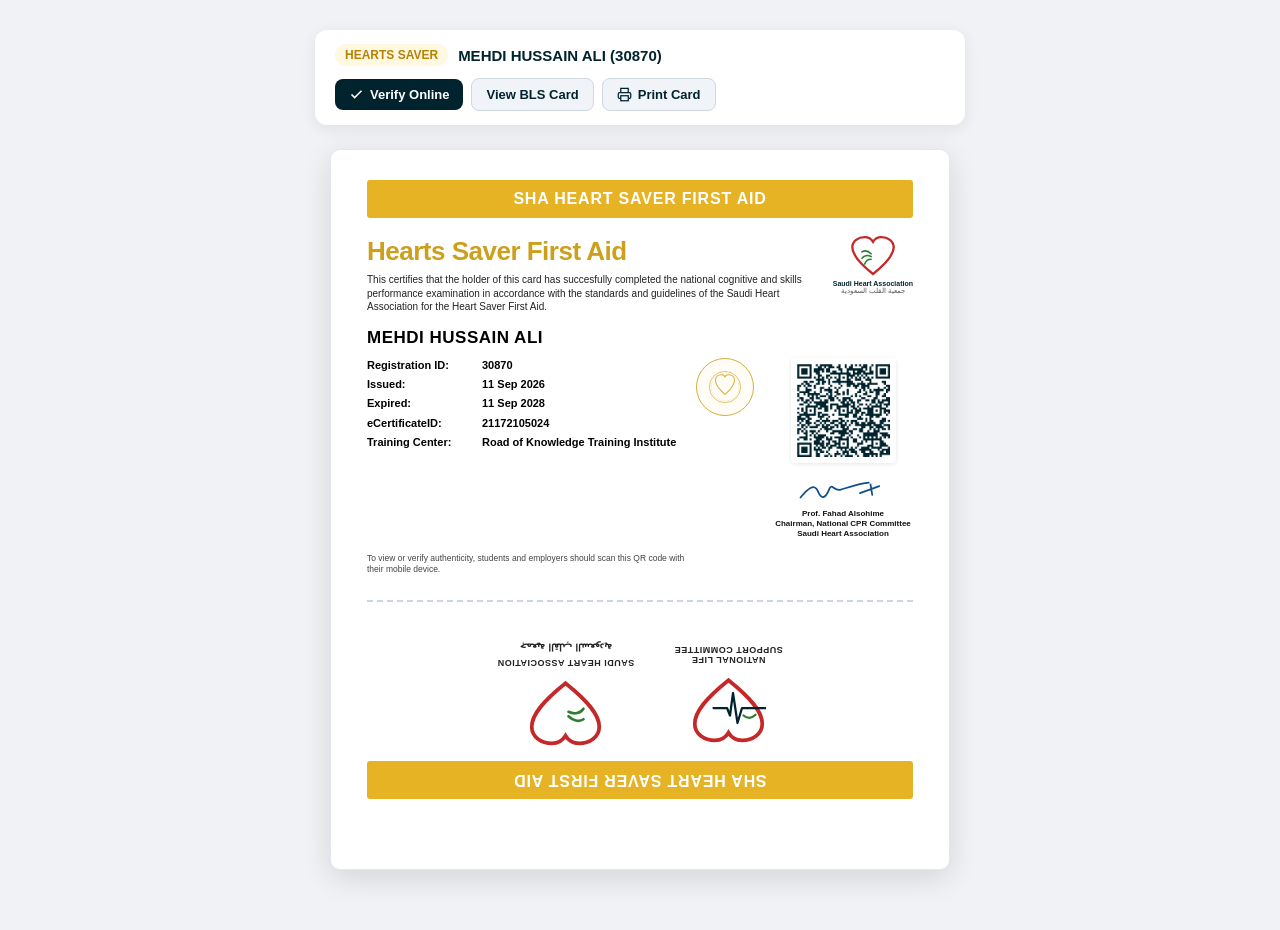
<file: card_hsfa.html>
<!DOCTYPE html>
<html lang="en">
<head>
    <meta charset="UTF-8">
    <meta name="viewport" content="width=device-width, initial-scale=1.0">
    <title>SHA Hearts Saver First Aid Card - MEHDI HUSSAIN ALI</title>
    <style>
        * {
            box-sizing: border-box;
            margin: 0;
            padding: 0;
        }

        body {
            font-family: -apple-system, BlinkMacSystemFont, "Segoe UI", Roboto, "Helvetica Neue", Arial, sans-serif;
            background-color: #f0f2f5;
            color: #1a1a1a;
            display: flex;
            flex-direction: column;
            align-items: center;
            padding: 30px 15px 60px;
            min-height: 100vh;
        }

        /* Action Toolbar */
        .card-toolbar {
            width: 100%;
            max-width: 650px;
            background: #ffffff;
            border-radius: 12px;
            padding: 14px 20px;
            margin-bottom: 24px;
            box-shadow: 0 4px 16px rgba(0, 35, 45, 0.08);
            display: flex;
            align-items: center;
            justify-content: space-between;
            flex-wrap: wrap;
            gap: 12px;
        }

        .toolbar-info {
            display: flex;
            align-items: center;
            gap: 10px;
        }

        .toolbar-badge {
            background: #fff8e1;
            color: #b78103;
            font-size: 12px;
            font-weight: 700;
            padding: 4px 10px;
            border-radius: 20px;
            text-transform: uppercase;
        }

        .toolbar-title {
            font-size: 15px;
            font-weight: 600;
            color: #00232d;
        }

        .toolbar-actions {
            display: flex;
            align-items: center;
            gap: 8px;
        }

        .btn-action {
            display: inline-flex;
            align-items: center;
            gap: 6px;
            background: #00232d;
            color: #ffffff;
            padding: 8px 14px;
            border-radius: 8px;
            font-size: 13px;
            font-weight: 600;
            text-decoration: none;
            border: none;
            cursor: pointer;
            transition: all 0.2s ease;
        }

        .btn-action:hover {
            background: #ffa600;
            color: #00232d;
        }

        .btn-action.secondary {
            background: #f0f4f8;
            color: #00232d;
            border: 1px solid #d0d7de;
        }

        .btn-action.secondary:hover {
            background: #e2e8f0;
        }

        /* Printable Card Sheet Canvas */
        .card-sheet {
            width: 100%;
            max-width: 620px;
            background: #ffffff;
            border-radius: 10px;
            box-shadow: 0 8px 30px rgba(0, 0, 0, 0.12);
            padding: 30px 36px 40px;
            position: relative;
            border: 1px solid #e2e8f0;
        }

        /* Top & Bottom Banners */
        .card-banner {
            background: #e5b324;
            color: #ffffff;
            text-align: center;
            font-size: 16px;
            font-weight: 800;
            letter-spacing: 0.8px;
            padding: 10px 0;
            border-radius: 3px;
            text-transform: uppercase;
        }

        /* Card Front Layout */
        .card-front {
            padding: 18px 0 25px;
            border-bottom: 2px dashed #cbd5e1;
            position: relative;
        }

        .card-header-row {
            display: flex;
            justify-content: space-between;
            align-items: flex-start;
            margin-bottom: 12px;
        }

        .card-title-group h2 {
            color: #cca01d;
            font-size: 26px;
            font-weight: 800;
            letter-spacing: -0.5px;
            margin-bottom: 6px;
        }

        .card-desc {
            font-size: 10px;
            line-height: 1.35;
            color: #222222;
            max-width: 440px;
        }

        .card-sha-logo {
            width: 80px;
            height: auto;
            object-fit: contain;
        }

        /* Holder Name */
        .candidate-name {
            font-size: 17px;
            font-weight: 800;
            color: #000000;
            letter-spacing: 0.5px;
            margin: 14px 0 10px;
            text-transform: uppercase;
        }

        /* Details & QR Section */
        .card-body-row {
            display: flex;
            justify-content: space-between;
            align-items: flex-start;
            margin-top: 10px;
        }

        .details-list {
            display: flex;
            flex-direction: column;
            gap: 4px;
            font-size: 11px;
            line-height: 1.4;
        }

        .detail-item {
            display: flex;
        }

        .detail-lbl {
            font-weight: 800;
            color: #000000;
            width: 115px;
            flex-shrink: 0;
        }

        .detail-val {
            color: #000000;
            font-weight: 600;
        }

        /* Seal in Center */
        .center-seal-wrapper {
            display: flex;
            justify-content: center;
            align-items: center;
            padding: 0 5px;
        }

        .center-seal {
            width: 58px;
            height: 58px;
            border-radius: 50%;
            border: 1.5px solid #cca01d;
            display: flex;
            align-items: center;
            justify-content: center;
            opacity: 0.85;
            background: #fffdf5;
        }

        /* QR Code & Signatures */
        .qr-signature-box {
            display: flex;
            flex-direction: column;
            align-items: center;
            text-align: center;
            width: 140px;
        }

        .qr-code-img {
            width: 105px;
            height: 105px;
            background: #ffffff;
            padding: 2px;
            border-radius: 4px;
            box-shadow: 0 1px 4px rgba(0,0,0,0.1);
        }

        .signature-group {
            margin-top: 8px;
            display: flex;
            flex-direction: column;
            align-items: center;
        }

        .signature-svg {
            width: 110px;
            height: 34px;
            object-fit: contain;
        }

        .signature-text {
            font-size: 8px;
            line-height: 1.25;
            font-weight: 700;
            color: #111111;
            margin-top: 2px;
        }

        /* Authenticity text */
        .card-disclaimer {
            font-size: 8.5px;
            color: #444444;
            margin-top: 14px;
            line-height: 1.3;
            max-width: 320px;
        }

        /* Card Back (Inverted Layout matching physical sheet) */
        .card-back {
            padding: 30px 0 15px;
            transform: rotate(180deg);
            display: flex;
            flex-direction: column;
            align-items: center;
            text-align: center;
        }

        .back-logos-row {
            display: flex;
            justify-content: center;
            align-items: center;
            gap: 40px;
            margin: 15px 0 25px;
        }

        .back-logo-col {
            display: flex;
            flex-direction: column;
            align-items: center;
        }

        .back-heart-icon {
            width: 85px;
            height: 85px;
            object-fit: contain;
        }

        .back-arabic-text {
            font-size: 10px;
            font-weight: 700;
            color: #222222;
            margin-top: 5px;
        }

        .back-eng-text {
            font-size: 9px;
            font-weight: 800;
            color: #222222;
            text-transform: uppercase;
            letter-spacing: 0.5px;
        }

        /* Print Media Style */
        @media print {
            body {
                background: #ffffff;
                padding: 0;
            }
            .card-toolbar {
                display: none;
            }
            .card-sheet {
                box-shadow: none;
                border: none;
                max-width: 100%;
                padding: 10px;
            }
        }

        @media (max-width: 600px) {
            .card-sheet {
                padding: 18px 16px;
            }
            .card-title-group h2 {
                font-size: 22px;
            }
            .detail-lbl {
                width: 95px;
            }
            .qr-code-img {
                width: 85px;
                height: 85px;
            }
        }
    </style>
</head>
<body>

    <!-- Top Action Toolbar -->
    <div class="card-toolbar">
        <div class="toolbar-info">
            <span class="toolbar-badge">Hearts Saver</span>
            <span class="toolbar-title">MEHDI HUSSAIN ALI (30870)</span>
        </div>
        <div class="toolbar-actions">
            <a href="verify.html?course=hsfa&id=21172105024" class="btn-action">
                <svg width="15" height="15" viewBox="0 0 24 24" fill="none" stroke="currentColor" stroke-width="2.5"><path d="M20 6L9 17l-5-5"/></svg>
                Verify Online
            </a>
            <a href="card_bls.html" class="btn-action secondary">
                View BLS Card
            </a>
            <button onclick="window.print()" class="btn-action secondary">
                <svg width="15" height="15" viewBox="0 0 24 24" fill="none" stroke="currentColor" stroke-width="2"><path d="M6 9V2h12v7M6 18H4a2 2 0 0 1-2-2v-5a2 2 0 0 1 2-2h16a2 2 0 0 1 2 2v5a2 2 0 0 1-2 2h-2"/><rect x="6" y="14" width="12" height="8"/></svg>
                Print Card
            </button>
        </div>
    </div>

    <!-- Printable Card Sheet Canvas -->
    <div class="card-sheet">
        <!-- Top Banner -->
        <div class="card-banner">
            SHA HEART SAVER FIRST AID
        </div>

        <!-- FRONT OF CARD -->
        <div class="card-front">
            <div class="card-header-row">
                <div class="card-title-group">
                    <h2>Hearts Saver First Aid</h2>
                    <p class="card-desc">
                        This certifies that the holder of this card has succesfully completed the national cognitive and skills performance examination in accordance with the standards and guidelines of the Saudi Heart Association for the Heart Saver First Aid.
                    </p>
                </div>
                <!-- SHA Official Top Right Logo -->
                <div style="display: flex; flex-direction: column; align-items: center;">
                    <svg width="46" height="42" viewBox="0 0 100 90" fill="none">
                        <path d="M50 82 C20 58 5 40 5 24 C5 10 18 2 32 2 C41 2 47 7 50 12 C53 7 59 2 68 2 C82 2 95 10 95 24 C95 40 80 58 50 82 Z" stroke="#c52828" stroke-width="5" fill="none" />
                        <path d="M46 38 C40 32 32 30 26 34" stroke="#2e7d32" stroke-width="3.5" stroke-linecap="round"/>
                        <path d="M46 44 C38 40 30 42 26 48" stroke="#2e7d32" stroke-width="3.5" stroke-linecap="round"/>
                        <path d="M46 50 C40 50 34 54 32 60" stroke="#2e7d32" stroke-width="3.5" stroke-linecap="round"/>
                    </svg>
                    <span style="font-size: 7px; font-weight: bold; color: #00232d; margin-top: 2px;">Saudi Heart Association</span>
                    <span style="font-size: 6.5px; color: #555; direction: rtl;">جمعية القلب السعودية</span>
                </div>
            </div>

            <!-- Holder Name -->
            <div class="candidate-name">
                MEHDI HUSSAIN ALI
            </div>

            <!-- Details & QR Code Row -->
            <div class="card-body-row">
                <!-- Left Details -->
                <div class="details-list">
                    <div class="detail-item">
                        <span class="detail-lbl">Registration ID:</span>
                        <span class="detail-val">30870</span>
                    </div>
                    <div class="detail-item">
                        <span class="detail-lbl">Issued:</span>
                        <span class="detail-val">11 Sep 2026</span>
                    </div>
                    <div class="detail-item">
                        <span class="detail-lbl">Expired:</span>
                        <span class="detail-val">11 Sep 2028</span>
                    </div>
                    <div class="detail-item">
                        <span class="detail-lbl">eCertificateID:</span>
                        <span class="detail-val">21172105024</span>
                    </div>
                    <div class="detail-item">
                        <span class="detail-lbl">Training Center:</span>
                        <span class="detail-val">Road of Knowledge Training Institute</span>
                    </div>
                </div>

                <!-- Center Heart Seal -->
                <div class="center-seal-wrapper">
                    <div class="center-seal">
                        <svg width="34" height="34" viewBox="0 0 100 100">
                            <circle cx="50" cy="50" r="46" stroke="#cca01d" stroke-width="2" fill="none"/>
                            <circle cx="50" cy="50" r="41" stroke="#cca01d" stroke-width="1" stroke-dasharray="2,2" fill="none"/>
                            <path d="M50 72 C32 56 22 42 22 30 C22 20 30 14 40 14 C46 14 49 17 50 20 C51 17 54 14 60 14 C70 14 78 20 78 30 C78 42 68 56 50 72 Z" stroke="#cca01d" stroke-width="3" fill="none"/>
                        </svg>
                    </div>
                </div>

                <!-- Right Side: Official QR Code & Signature -->
                <div class="qr-signature-box">
                    <a href="verify.html?course=hsfa&id=21172105024" title="Click to verify online">
                        <img src="./img/qr_mehdi_hsfa.png" alt="QR Code" class="qr-code-img">
                    </a>
                    <div class="signature-group">
                        <svg width="105" height="32" viewBox="0 0 120 35" fill="none">
                            <path d="M12 25 C20 15 28 8 32 18 C35 26 40 28 45 15 C48 8 50 18 58 16 C65 14 75 10 90 8 M80 20 L102 12 M92 10 L94 22" stroke="#104e8b" stroke-width="2" stroke-linecap="round" stroke-linejoin="round"/>
                        </svg>
                        <div class="signature-text">
                            <strong>Prof. Fahad Alsohime</strong><br>
                            Chairman, National CPR Committee<br>
                            Saudi Heart Association
                        </div>
                    </div>
                </div>
            </div>

            <!-- Authenticity text -->
            <div class="card-disclaimer">
                To view or verify authenticity, students and employers should scan this QR code with their mobile device.
            </div>
        </div>

        <!-- BACK OF CARD (Inverted 180 deg to match physical fold/print template) -->
        <div class="card-back">
            <div class="card-banner" style="width: 100%;">
                SHA HEART SAVER FIRST AID
            </div>

            <div class="back-logos-row">
                <!-- Heart 1 with ECG -->
                <div class="back-logo-col">
                    <svg width="75" height="70" viewBox="0 0 100 90" fill="none">
                        <path d="M50 82 C20 58 5 40 5 24 C5 10 18 2 32 2 C41 2 47 7 50 12 C53 7 59 2 68 2 C82 2 95 10 95 24 C95 40 80 58 50 82 Z" stroke="#c52828" stroke-width="5" fill="none" />
                        <!-- ECG Wave -->
                        <path d="M0 45 L32 45 L38 25 L44 65 L48 35 L52 45 L70 45" stroke="#00232d" stroke-width="3" stroke-linecap="round" stroke-linejoin="round"/>
                        <path d="M30 35 C24 30 18 32 14 36" stroke="#2e7d32" stroke-width="3" stroke-linecap="round"/>
                    </svg>
                    <div class="back-eng-text" style="margin-top: 8px;">NATIONAL LIFE</div>
                    <div class="back-eng-text">SUPPORT COMMITTEE</div>
                </div>

                <!-- Heart 2 Official -->
                <div class="back-logo-col">
                    <svg width="75" height="70" viewBox="0 0 100 90" fill="none">
                        <path d="M50 82 C20 58 5 40 5 24 C5 10 18 2 32 2 C41 2 47 7 50 12 C53 7 59 2 68 2 C82 2 95 10 95 24 C95 40 80 58 50 82 Z" stroke="#c52828" stroke-width="5" fill="none" />
                        <path d="M46 38 C40 32 32 30 26 34" stroke="#2e7d32" stroke-width="3.5" stroke-linecap="round"/>
                        <path d="M46 44 C38 40 30 42 26 48" stroke="#2e7d32" stroke-width="3.5" stroke-linecap="round"/>
                    </svg>
                    <div class="back-eng-text" style="margin-top: 8px;">Saudi Heart Association</div>
                    <div class="back-arabic-text" style="direction: rtl;">جمعية القلب السعودية</div>
                </div>
            </div>
        </div>
    </div>

</body>
</html>
</file>
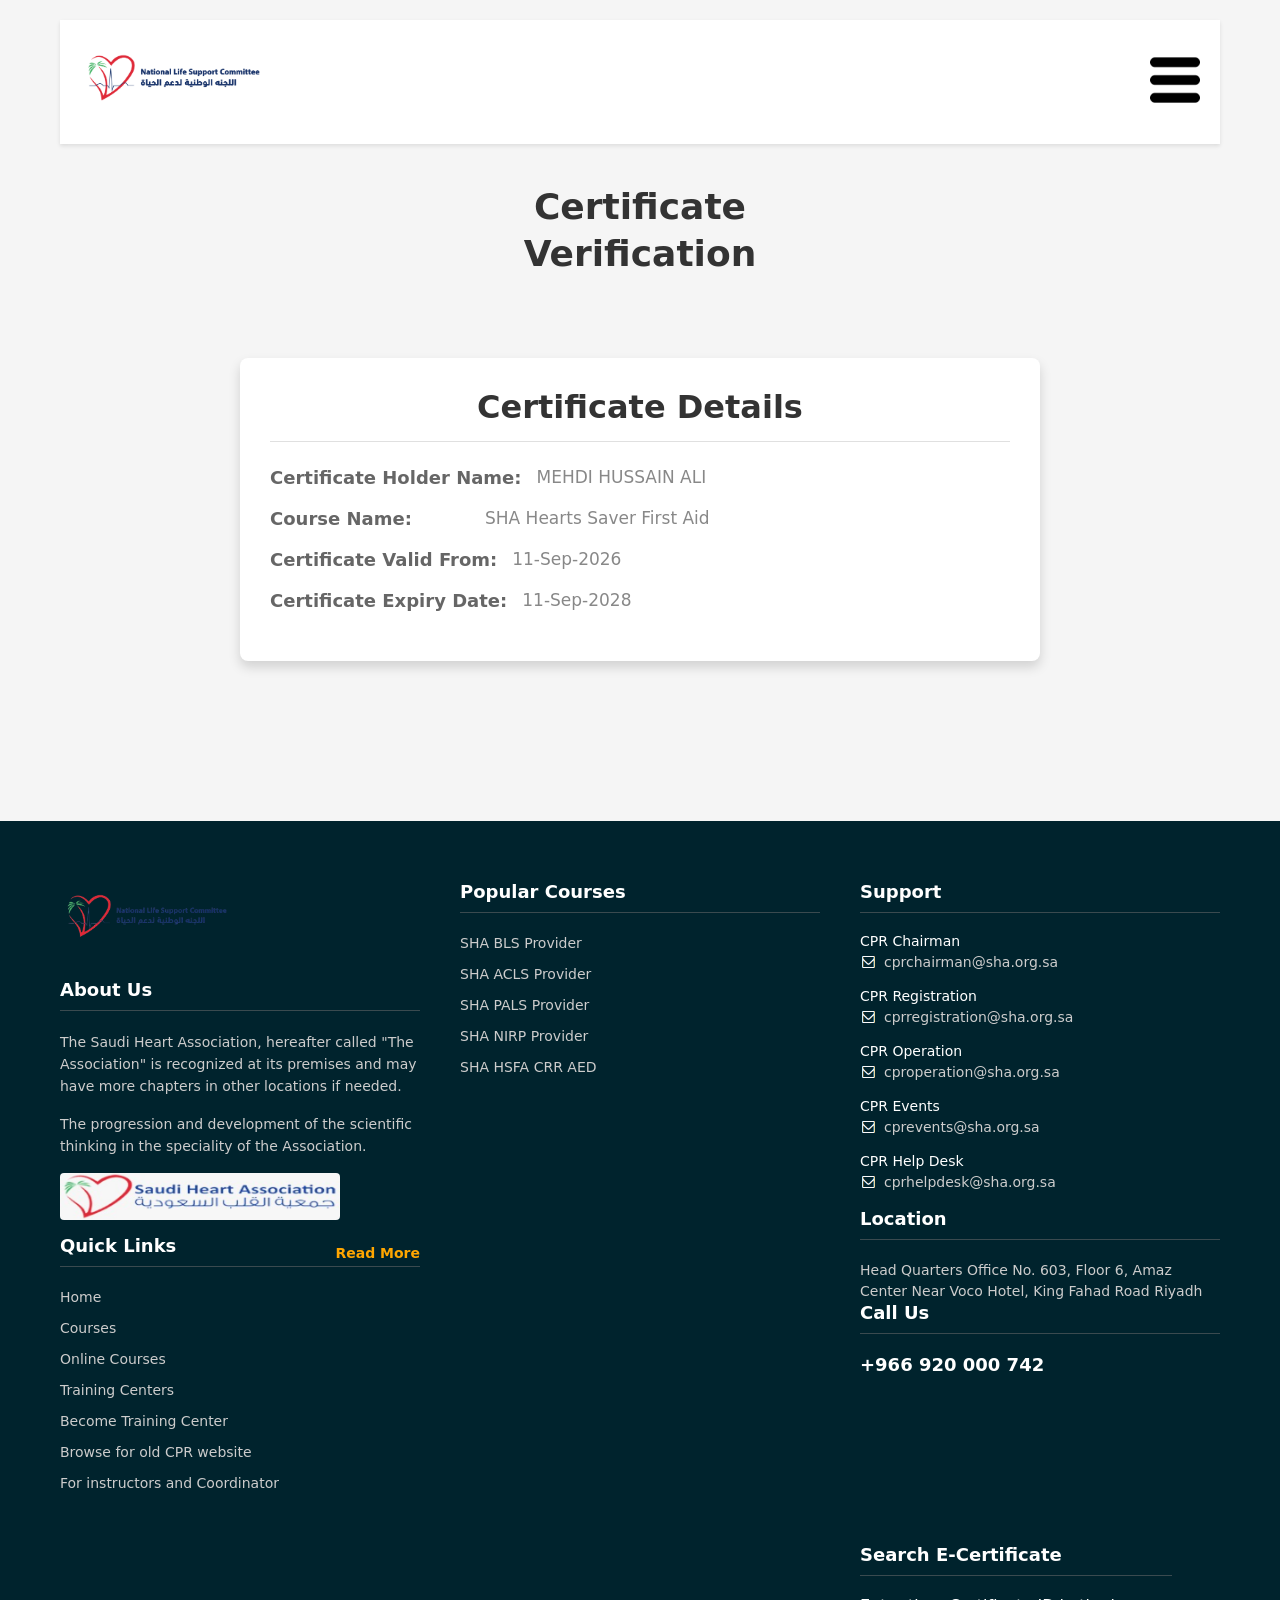
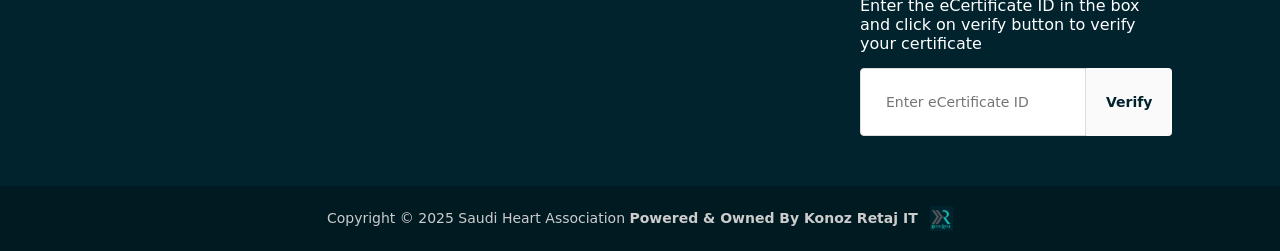
<file: hsfa.html>
<!DOCTYPE html>
<html lang="en">

<head>
    <meta charset="UTF-8">
    <meta name="viewport" content="width=device-width, initial-scale=1.0">
    <link rel="stylesheet" href="style.css">
    <title>SHA Hearts Saver First Aid Verification - Saudi Heart Association</title>
</head>

<body>
    <div class="certificate-container" id="certificate-container">
        <div class="logo-container">
            <a href="/"><img class="main-logo" src="./img/logo.png" alt="Organization Logo"></a>
            <a href="/"><img class="icon-logo" src="./img/icon.png" alt="Icon"></a>
        </div>

        <div class="text-container">
            <h1>Certificate<br>Verification</h1>
        </div>

        <div class="certificate-card" id="certificate-card">
            <h1 class="card-heading">Certificate Details</h1>
            <hr class="divider">
            <div class="detail-row">
                <p class="detail-label">Certificate Holder Name:</p>
                <p class="detail-value">MEHDI HUSSAIN ALI</p>
            </div>
            <div class="detail-row">
                <p class="detail-label">Course Name:</p>
                <p class="detail-value">SHA Hearts Saver First Aid</p>
            </div>
            <div class="detail-row">
                <p class="detail-label">Certificate Valid From:</p>
                <p class="detail-value">11-Sep-2026</p>
            </div>
            <div class="detail-row">
                <p class="detail-label">Certificate Expiry Date:</p>
                <p class="detail-value">11-Sep-2028</p>
            </div>
        </div>
    </div>

    <!-- Footer Matching Template -->
    <div class="footer">
        <div class="footer-container">
            <!-- Left Side - About Us and Quick Links -->
            <div class="footer-left">
                <div class="about-section">
                    <img src="./img/bcg.png" alt="SHA Logo" class="footer-main-logo">
                    <h2>About Us</h2>
                    <p>The Saudi Heart Association, hereafter called "The Association" is recognized at its premises and
                        may have more chapters in other locations if needed.</p>
                    <p>The progression and development of the scientific thinking in the speciality of the Association.
                    </p>
                    <img src="./img/about.png" alt="About Image" class="about-image">
                    <a href="AboutUs.html" class="read-more">Read More</a>
                </div>

                <div class="quick-links-section">
                    <h2>Quick Links</h2>
                    <ul>
                        <li><a href="/">Home</a></li>
                        <li><a href="#">Courses</a></li>
                        <li><a href="#">Online Courses</a></li>
                        <li><a href="#">Training Centers</a></li>
                        <li><a href="#">Become Training Center</a></li>
                        <li><a href="#">Browse for old CPR website</a></li>
                        <li><a href="#">For instructors and Coordinator</a></li>
                    </ul>
                </div>
            </div>

            <!-- Middle - Popular Courses -->
            <div class="footer-middle">
                <h2>Popular Courses</h2>
                <ul>
                    <li><a href="bls.html">SHA BLS Provider</a></li>
                    <li><a href="#">SHA ACLS Provider</a></li>
                    <li><a href="#">SHA PALS Provider</a></li>
                    <li><a href="#">SHA NIRP Provider</a></li>
                    <li><a href="hsfa.html">SHA HSFA CRR AED</a></li>
                </ul>
            </div>

            <!-- Right Side - Support and Contact -->
            <div class="footer-right">
                <div class="support-section">
                    <h2>Support</h2>
                    <div class="support-item">
                        <h4>CPR Chairman</h4>
                        <a href="mailto:cprchairman@sha.org.sa" class="email-link">
                            <img src="./img/email.png" alt="Email"> cprchairman@sha.org.sa
                        </a>
                    </div>
                    <div class="support-item">
                        <h4>CPR Registration</h4>
                        <a href="mailto:cprregistration@sha.org.sa" class="email-link">
                            <img src="./img/email.png" alt="Email"> cprregistration@sha.org.sa
                        </a>
                    </div>
                    <div class="support-item">
                        <h4>CPR Operation</h4>
                        <a href="mailto:cproperation@sha.org.sa" class="email-link">
                            <img src="./img/email.png" alt="Email"> cproperation@sha.org.sa
                        </a>
                    </div>
                    <div class="support-item">
                        <h4>CPR Events</h4>
                        <a href="mailto:cprevents@sha.org.sa" class="email-link">
                            <img src="./img/email.png" alt="Email"> cprevents@sha.org.sa
                        </a>
                    </div>
                    <div class="support-item">
                        <h4>CPR Help Desk</h4>
                        <a href="mailto:cprhelpdesk@sha.org.sa" class="email-link">
                            <img src="./img/email.png" alt="Email"> cprhelpdesk@sha.org.sa
                        </a>
                    </div>
                </div>

                <div class="location-section">
                    <h2>Location</h2>
                    <p>Head Quarters Office No. 603, Floor 6, Amaz Center Near Voco Hotel, King Fahad Road Riyadh</p>
                </div>

                <div class="contact-section">
                    <h2>Call Us</h2>
                    <p class="phone">+966 920 000 742</p>
                </div>
            </div>

            <!-- Bottom Right - Certificate Search -->
            <div class="right-side-container">
                <div class="certificate-section">
                    <h2>Search E-Certificate</h2>
                    <p>Enter the eCertificate ID in the box and click on verify button to verify your certificate</p>
                    <form class="search-container">
                        <input type="text" placeholder="Enter eCertificate ID" required><br>
                        <button type="submit">Verify</button>
                    </form>
                </div>
            </div>
        </div>

        <!-- Footer Bottom -->
        <div class="footer-bottom">
            <p>Copyright © 2025 Saudi Heart Association <span>Powered & Owned By Konoz Retaj IT</span></p>
            <img src="./img/footer img.png" alt="Partner Logo" class="partner-logo">
        </div>
    </div>
</body>

<script>
    document.addEventListener('DOMContentLoaded', function () {
        const searchForm = document.querySelector('.search-container');
        const certInput = document.querySelector('.search-container input');
        const errorMsg = document.createElement('div');
        errorMsg.className = 'error-message';
        searchForm.appendChild(errorMsg);

        searchForm.addEventListener('submit', function (e) {
            e.preventDefault();
            const certNumber = certInput.value.trim();

            const validIds = ['21172105024', '30870', '311213170329'];
            if (validIds.includes(certNumber) || certNumber.toUpperCase().includes('MEHDI')) {
                // Valid certificate - reload and scroll to top
                window.scrollTo(0, 0);
                window.location.reload();
            } else if (certNumber === '20979225338' || certNumber === '311214170424') {
                window.location.href = 'bls.html';
            } else {
                // Invalid certificate - show error message
                errorMsg.textContent = 'Invalid eCertificate ID';
                certInput.classList.add('error');
                setTimeout(() => {
                    errorMsg.textContent = '';
                    certInput.classList.remove('error');
                }, 3000);
            }
        });
    });
</script>

</html>
</file>
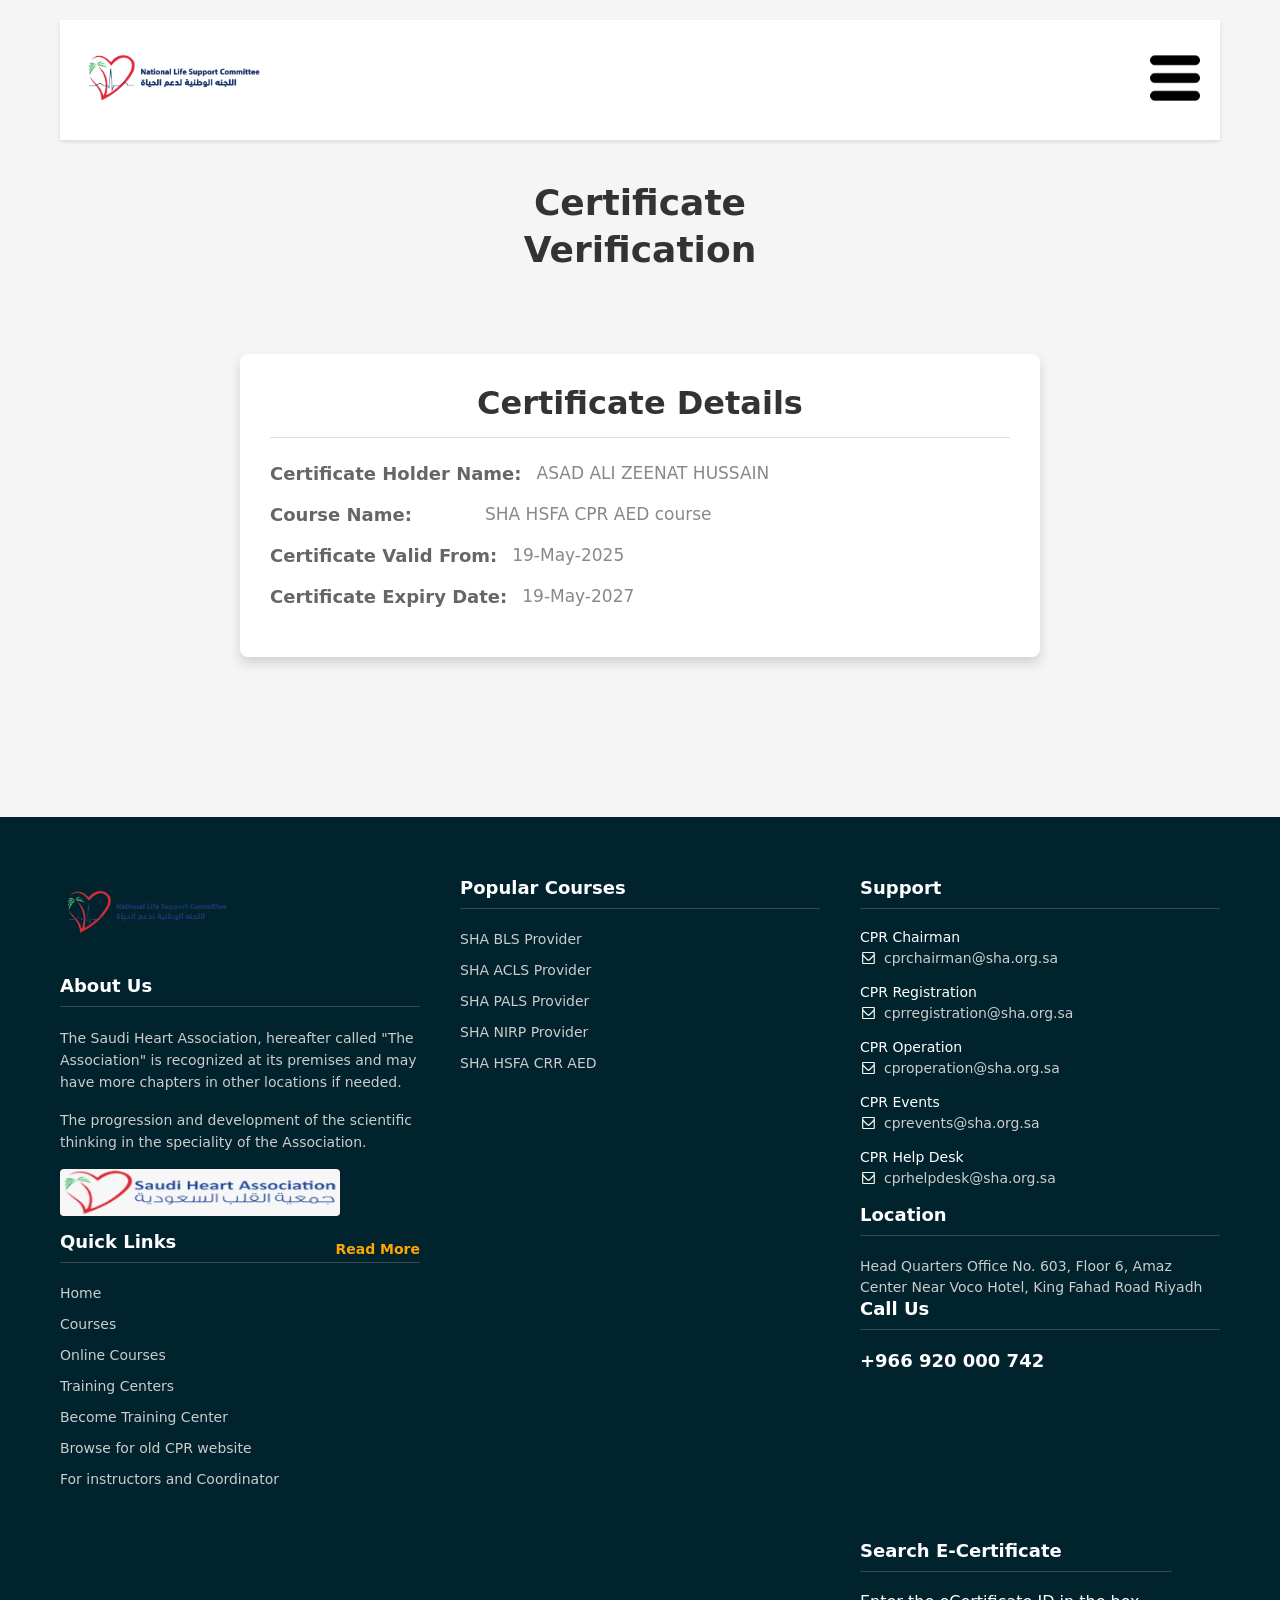
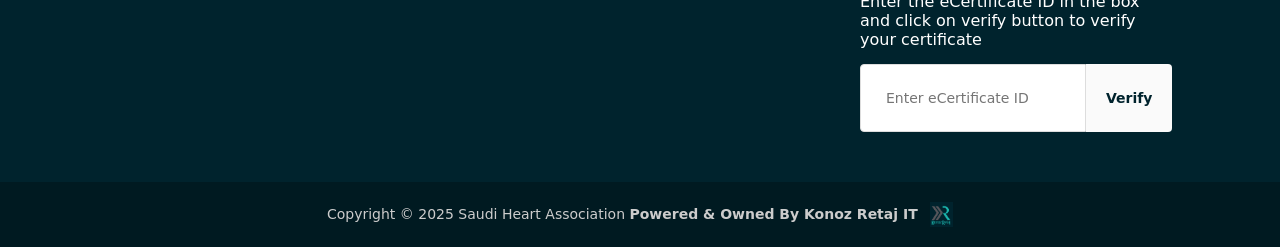
<file: reference_index.html>
<!DOCTYPE html>
<html lang="en">

<head>
    <meta charset="UTF-8">
    <meta name="viewport" content="width=device-width, initial-scale=1.0">
    <link rel="stylesheet" href="style.css">
    <title>Home</title>
</head>

<body>
    <div class="certificate-container" id="certificate-container">
        <div class="logo-container">
            <img class="main-logo" src="./img/logo.png" alt="Organization Logo">
            <a href=" "><img class="icon-logo" src="./img/icon.png" alt="Icon"></a>
        </div>

        <div class="text-container">
            <h1>Certificate<br>Verification</h1>
        </div>

        <div class="certificate-card">
            <h1 class="card-heading">Certificate Details</h1>
            <hr class="divider">
            <div class="detail-row">
                <p class="detail-label">Certificate Holder Name:</p>
                <p class="detail-value">ASAD ALI ZEENAT HUSSAIN</p>
            </div>
            <div class="detail-row">
                <p class="detail-label">Course Name:</p>
                <p class="detail-value">SHA HSFA CPR AED course</p>
            </div>
            <div class="detail-row">
                <p class="detail-label">Certificate Valid From:</p>
                <p class="detail-value">19-May-2025</p>
            </div>
            <div class="detail-row">
                <p class="detail-label">Certificate Expiry Date:</p>
                <p class="detail-value">19-May-2027</p>
            </div>
        </div>
    </div>
    <div class="footer">
        <div class="footer-container">
            <!-- Left Side - About Us and Quick Links -->
            <div class="footer-left">
                <div class="about-section">
                    <img src="./img/bcg.png" alt="SHA Logo" class="footer-main-logo">
                    <h2>About Us</h2>
                    <p>The Saudi Heart Association, hereafter called "The Association" is recognized at its premises and
                        may have more chapters in other locations if needed.</p>
                    <p>The progression and development of the scientific thinking in the speciality of the Association.
                    </p>
                    <img src="./img/about.png" alt="About Image" class="about-image">
                    <a href="AboutUs.html" class="read-more">Read More</a>
                </div>

                <div class="quick-links-section">
                    <h2>Quick Links</h2>
                    <ul>
                        <li><a href=" ">Home</a></li>
                        <li><a href=" ">Courses</a></li>
                        <li><a href=" ">Online Courses</a></li>
                        <li><a href=" ">Training Centers</a></li>
                        <li><a href=" ">Become Training Center</a></li>
                        <li><a href=" ">Browse for old CPR website</a></li>
                        <li><a href=" ">For instructors and Coordinator</a></li>
                    </ul>
                </div>
            </div>

            <!-- Middle - Popular Courses -->
            <div class="footer-middle">
                <h2>Popular Courses</h2>
                <ul>
                    <li><a href=" ">SHA BLS Provider</a></li>
                    <li><a href=" ">SHA ACLS Provider</a></li>
                    <li><a href=" ">SHA PALS Provider</a></li>
                    <li><a href=" ">SHA NIRP Provider</a></li>
                    <li><a href=" ">SHA HSFA CRR AED</a></li>
                </ul>
            </div>

            <!-- Right Side - Support and Contact -->
            <div class="footer-right">
                <div class="support-section">
                    <h2>Support</h2>
                    <div class="support-item">
                        <h4>CPR Chairman</h4>
                        <a href="mailto:cprchairman@sha.org.sa" class="email-link">
                            <img src="./img/email.png" alt="Email"> cprchairman@sha.org.sa
                        </a>
                    </div>
                    <div class="support-item">
                        <h4>CPR Registration</h4>
                        <a href="mailto:cprregistration@sha.org.sa" class="email-link">
                            <img src="./img/email.png" alt="Email"> cprregistration@sha.org.sa
                        </a>
                    </div>
                    <div class="support-item">
                        <h4>CPR Operation</h4>
                        <a href="mailto:cproperation@sha.org.sa" class="email-link">
                            <img src="./img/email.png" alt="Email"> cproperation@sha.org.sa
                        </a>
                    </div>
                    <div class="support-item">
                        <h4>CPR Events</h4>
                        <a href="mailto:cprevents@sha.org.sa" class="email-link">
                            <img src="./img/email.png" alt="Email"> cprevents@sha.org.sa
                        </a>
                    </div>
                    <div class="support-item">
                        <h4>CPR Help Desk</h4>
                        <a href="mailto:cprhelpdesk@sha.org.sa" class="email-link">
                            <img src="./img/email.png" alt="Email"> cprhelpdesk@sha.org.sa
                        </a>
                    </div>
                </div>

                <div class="location-section">
                    <h2>Location</h2>
                    <p>Head Quarters Office No. 603, Floor 6, Amaz Center Near Voco Hotel, King Fahad Road Riyadh</p>
                </div>

                <div class="contact-section">
                    <h2>Call Us</h2>
                    <p class="phone">+966 920 000 742</p>
                </div>
            </div>

            <!-- Bottom Right - Certificate Search -->
            <div class="right-side-container">
                <div class="certificate-section">
                    <h2>Search E-Certificate</h2>
                    <p>Enter the eCertificate ID in the box and click on verify button to verify your certificate</p>
                    <form class="search-container">
                        <input type="text" placeholder="Enter eCertificate ID" required>
                        <button type="submit">Verify</button>
                    </form>
                </div>
            </div>
        </div>

        <!-- Footer Bottom -->
        <div class="footer-bottom">
            <p>Copyright © 2025 Saudi Heart Association <span>Powered & Owned By Konoz Retaj IT</span></p>
            <img src="./img/footer img.png" alt="Partner Logo" class="partner-logo">
        </div>
    </div>
</body>

<script>
    document.addEventListener('DOMContentLoaded', function () {
        const searchForm = document.querySelector('.search-container');
        const certInput = document.querySelector('.search-container input');
        const errorMsg = document.createElement('div');
        errorMsg.className = 'error-message';
        searchForm.appendChild(errorMsg);

        searchForm.addEventListener('submit', function (e) {
            e.preventDefault();
            const certNumber = certInput.value.trim();

            if (certNumber === '311213170329') {
                // Valid certificate - reload and scroll to top
                window.scrollTo(0, 0);
                window.location.reload();
            } else {
                
                // Invalid certificate - show error message
                errorMsg.textContent = 'Invalid eCertificate ID';
                certInput.classList.add('error');
                setTimeout(() => {
                    errorMsg.textContent = '';
                    certInput.classList.remove('error');
                }, 3000);
            }
        });
    });
</script>

</html>
</file>
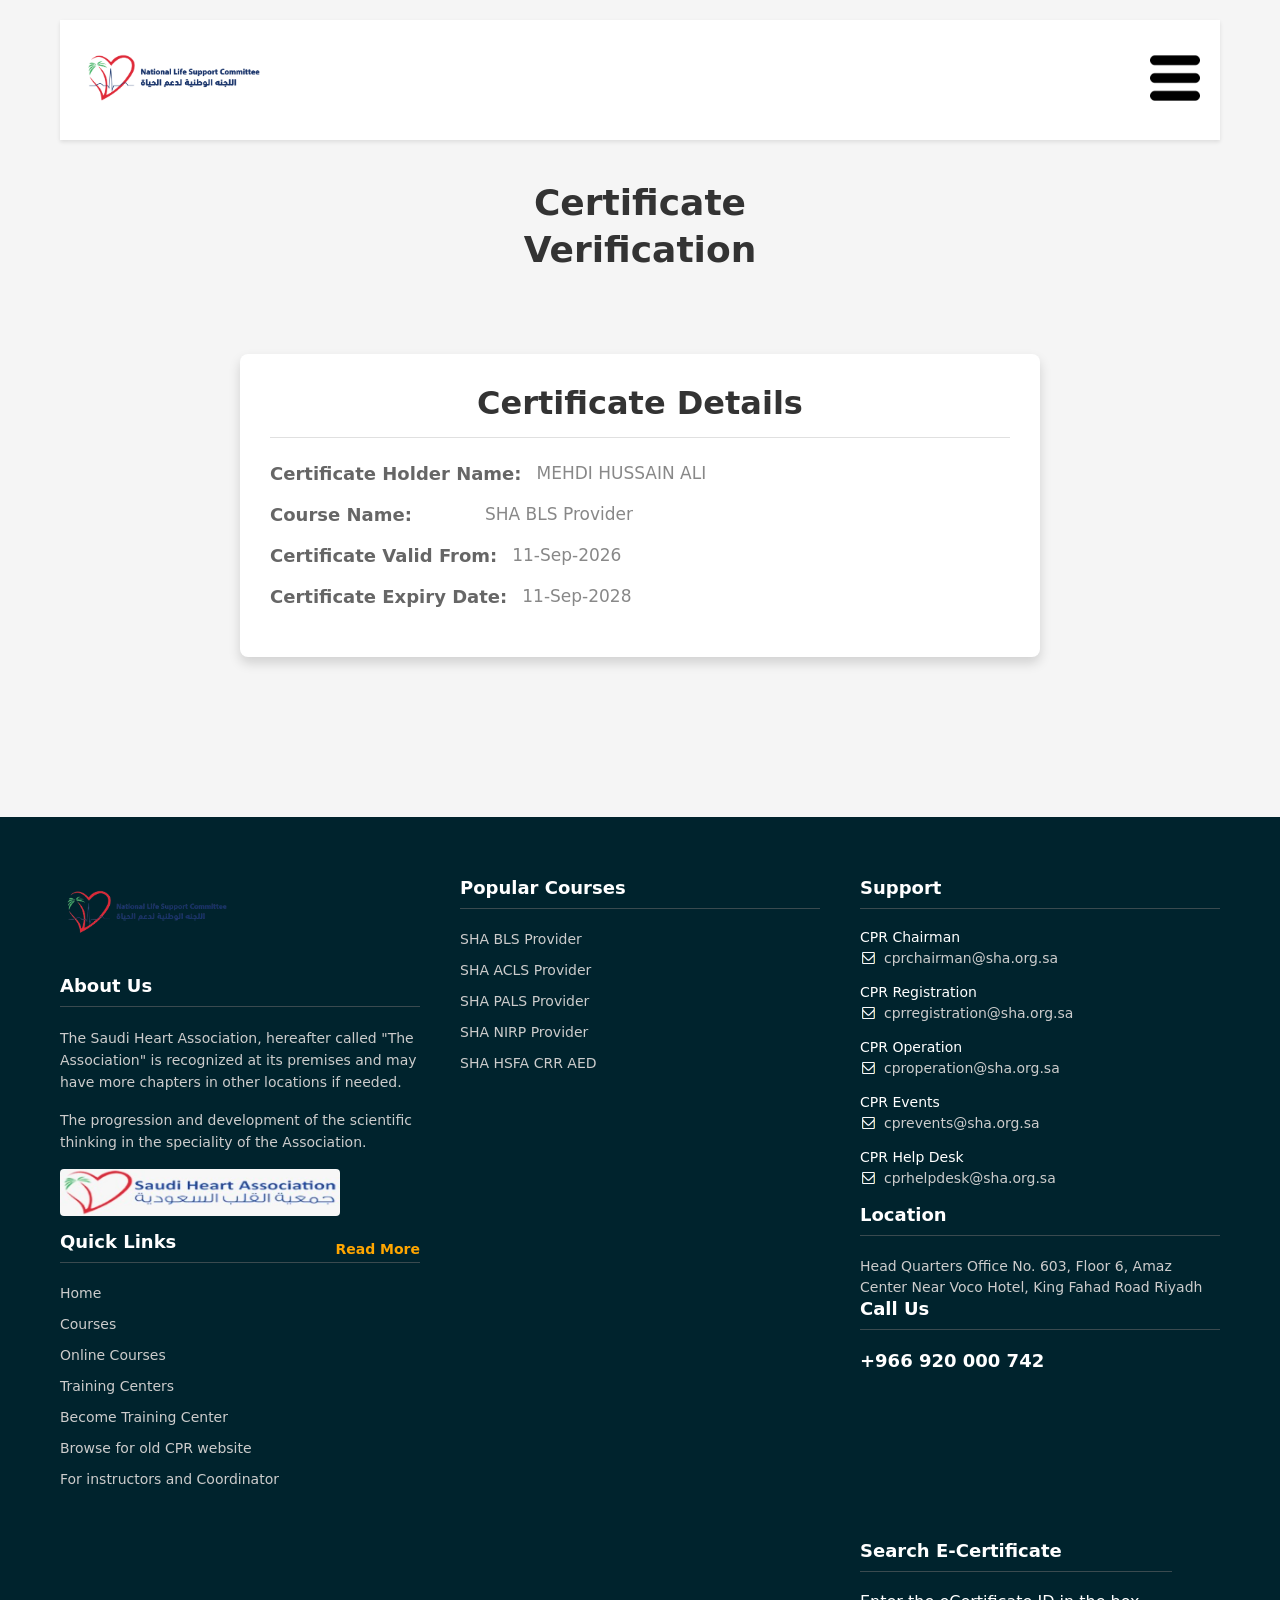
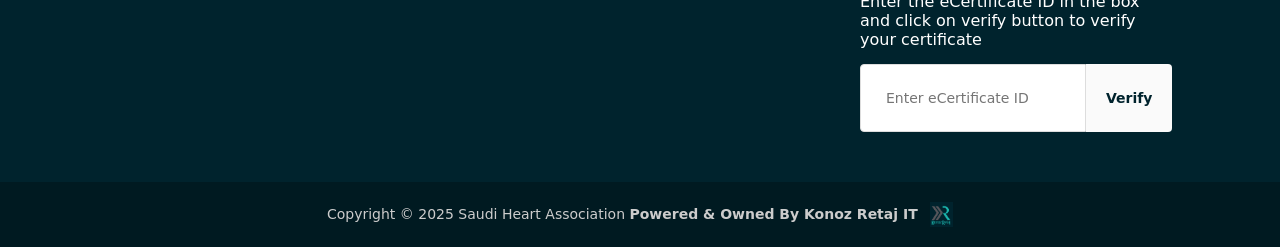
<file: saa_index.html>
<!DOCTYPE html>
<html lang="en">

<head>
    <meta charset="UTF-8">
    <meta name="viewport" content="width=device-width, initial-scale=1.0">
    <link rel="stylesheet" href="style.css">
    <title>Home</title>
</head>

<body>
    <div class="certificate-container" id="certificate-container">
        <div class="logo-container">
            <img class="main-logo" src="./img/logo.png" alt="Organization Logo">
            <a href=" "><img class="icon-logo" src="./img/icon.png" alt="Icon"></a>
        </div>

        <div class="text-container">
            <h1>Certificate<br>Verification</h1>
        </div>

        <div class="certificate-card">
            <h1 class="card-heading">Certificate Details</h1>
            <hr class="divider">
            <div class="detail-row">
                <p class="detail-label">Certificate Holder Name:</p>
                <p class="detail-value">MEHDI HUSSAIN ALI</p>
            </div>
            <div class="detail-row">
                <p class="detail-label">Course Name:</p>
                <p class="detail-value">SHA BLS Provider</p>
            </div>
            <div class="detail-row">
                <p class="detail-label">Certificate Valid From:</p>
                <p class="detail-value">11-Sep-2026</p>
            </div>
            <div class="detail-row">
                <p class="detail-label">Certificate Expiry Date:</p>
                <p class="detail-value">11-Sep-2028</p>
            </div>
        </div>
    </div>
    <div class="footer">
        <div class="footer-container">
            <!-- Left Side - About Us and Quick Links -->
            <div class="footer-left">
                <div class="about-section">
                    <img src="./img/bcg.png" alt="SHA Logo" class="footer-main-logo">
                    <h2>About Us</h2>
                    <p>The Saudi Heart Association, hereafter called "The Association" is recognized at its premises and
                        may have more chapters in other locations if needed.</p>
                    <p>The progression and development of the scientific thinking in the speciality of the Association.
                    </p>
                    <img src="./img/about.png" alt="About Image" class="about-image">
                    <a href="AboutUs.html" class="read-more">Read More</a>
                </div>

                <div class="quick-links-section">
                    <h2>Quick Links</h2>
                    <ul>
                        <li><a href=" ">Home</a></li>
                        <li><a href=" ">Courses</a></li>
                        <li><a href=" ">Online Courses</a></li>
                        <li><a href=" ">Training Centers</a></li>
                        <li><a href=" ">Become Training Center</a></li>
                        <li><a href=" ">Browse for old CPR website</a></li>
                        <li><a href=" ">For instructors and Coordinator</a></li>
                    </ul>
                </div>
            </div>

            <!-- Middle - Popular Courses -->
            <div class="footer-middle">
                <h2>Popular Courses</h2>
                <ul>
                    <li><a href=" ">SHA BLS Provider</a></li>
                    <li><a href=" ">SHA ACLS Provider</a></li>
                    <li><a href=" ">SHA PALS Provider</a></li>
                    <li><a href=" ">SHA NIRP Provider</a></li>
                    <li><a href=" ">SHA HSFA CRR AED</a></li>
                </ul>
            </div>

            <!-- Right Side - Support and Contact -->
            <div class="footer-right">
                <div class="support-section">
                    <h2>Support</h2>
                    <div class="support-item">
                        <h4>CPR Chairman</h4>
                        <a href="mailto:cprchairman@sha.org.sa" class="email-link">
                            <img src="./img/email.png" alt="Email"> cprchairman@sha.org.sa
                        </a>
                    </div>
                    <div class="support-item">
                        <h4>CPR Registration</h4>
                        <a href="mailto:cprregistration@sha.org.sa" class="email-link">
                            <img src="./img/email.png" alt="Email"> cprregistration@sha.org.sa
                        </a>
                    </div>
                    <div class="support-item">
                        <h4>CPR Operation</h4>
                        <a href="mailto:cproperation@sha.org.sa" class="email-link">
                            <img src="./img/email.png" alt="Email"> cproperation@sha.org.sa
                        </a>
                    </div>
                    <div class="support-item">
                        <h4>CPR Events</h4>
                        <a href="mailto:cprevents@sha.org.sa" class="email-link">
                            <img src="./img/email.png" alt="Email"> cprevents@sha.org.sa
                        </a>
                    </div>
                    <div class="support-item">
                        <h4>CPR Help Desk</h4>
                        <a href="mailto:cprhelpdesk@sha.org.sa" class="email-link">
                            <img src="./img/email.png" alt="Email"> cprhelpdesk@sha.org.sa
                        </a>
                    </div>
                </div>

                <div class="location-section">
                    <h2>Location</h2>
                    <p>Head Quarters Office No. 603, Floor 6, Amaz Center Near Voco Hotel, King Fahad Road Riyadh</p>
                </div>

                <div class="contact-section">
                    <h2>Call Us</h2>
                    <p class="phone">+966 920 000 742</p>
                </div>
            </div>

            <!-- Bottom Right - Certificate Search -->
            <div class="right-side-container">
                <div class="certificate-section">
                    <h2>Search E-Certificate</h2>
                    <p>Enter the eCertificate ID in the box and click on verify button to verify your certificate</p>
                    <form class="search-container">
                        <input type="text" placeholder="Enter eCertificate ID" required><br>
                        <button type="submit">Verify</button>
                    </form>
                </div>
            </div>
        </div>

        <!-- Footer Bottom -->
        <div class="footer-bottom">
            <p>Copyright © 2025 Saudi Heart Association <span>Powered & Owned By Konoz Retaj IT</span></p>
            <img src="./img/footer img.png" alt="Partner Logo" class="partner-logo">
        </div>
    </div>
</body>

<script>
    document.addEventListener('DOMContentLoaded', function () {
        const searchForm = document.querySelector('.search-container');
        const certInput = document.querySelector('.search-container input');
        const errorMsg = document.createElement('div');
        errorMsg.className = 'error-message';
        searchForm.appendChild(errorMsg);

        searchForm.addEventListener('submit', function (e) {
            e.preventDefault();
            const certNumber = certInput.value.trim();

            const validIds = ['20979225338', '30870', '311214170424'];
            if (validIds.includes(certNumber)) {
                // Valid certificate - reload and scroll to top
                window.scrollTo(0, 0);
                window.location.reload();
            } else {
                // Invalid certificate - show error message
                errorMsg.textContent = 'Invalid eCertificate ID';
                certInput.classList.add('error');
                setTimeout(() => {
                    errorMsg.textContent = '';
                    certInput.classList.remove('error');
                }, 3000);
            }
        });
    });
</script>

</html>
</file>
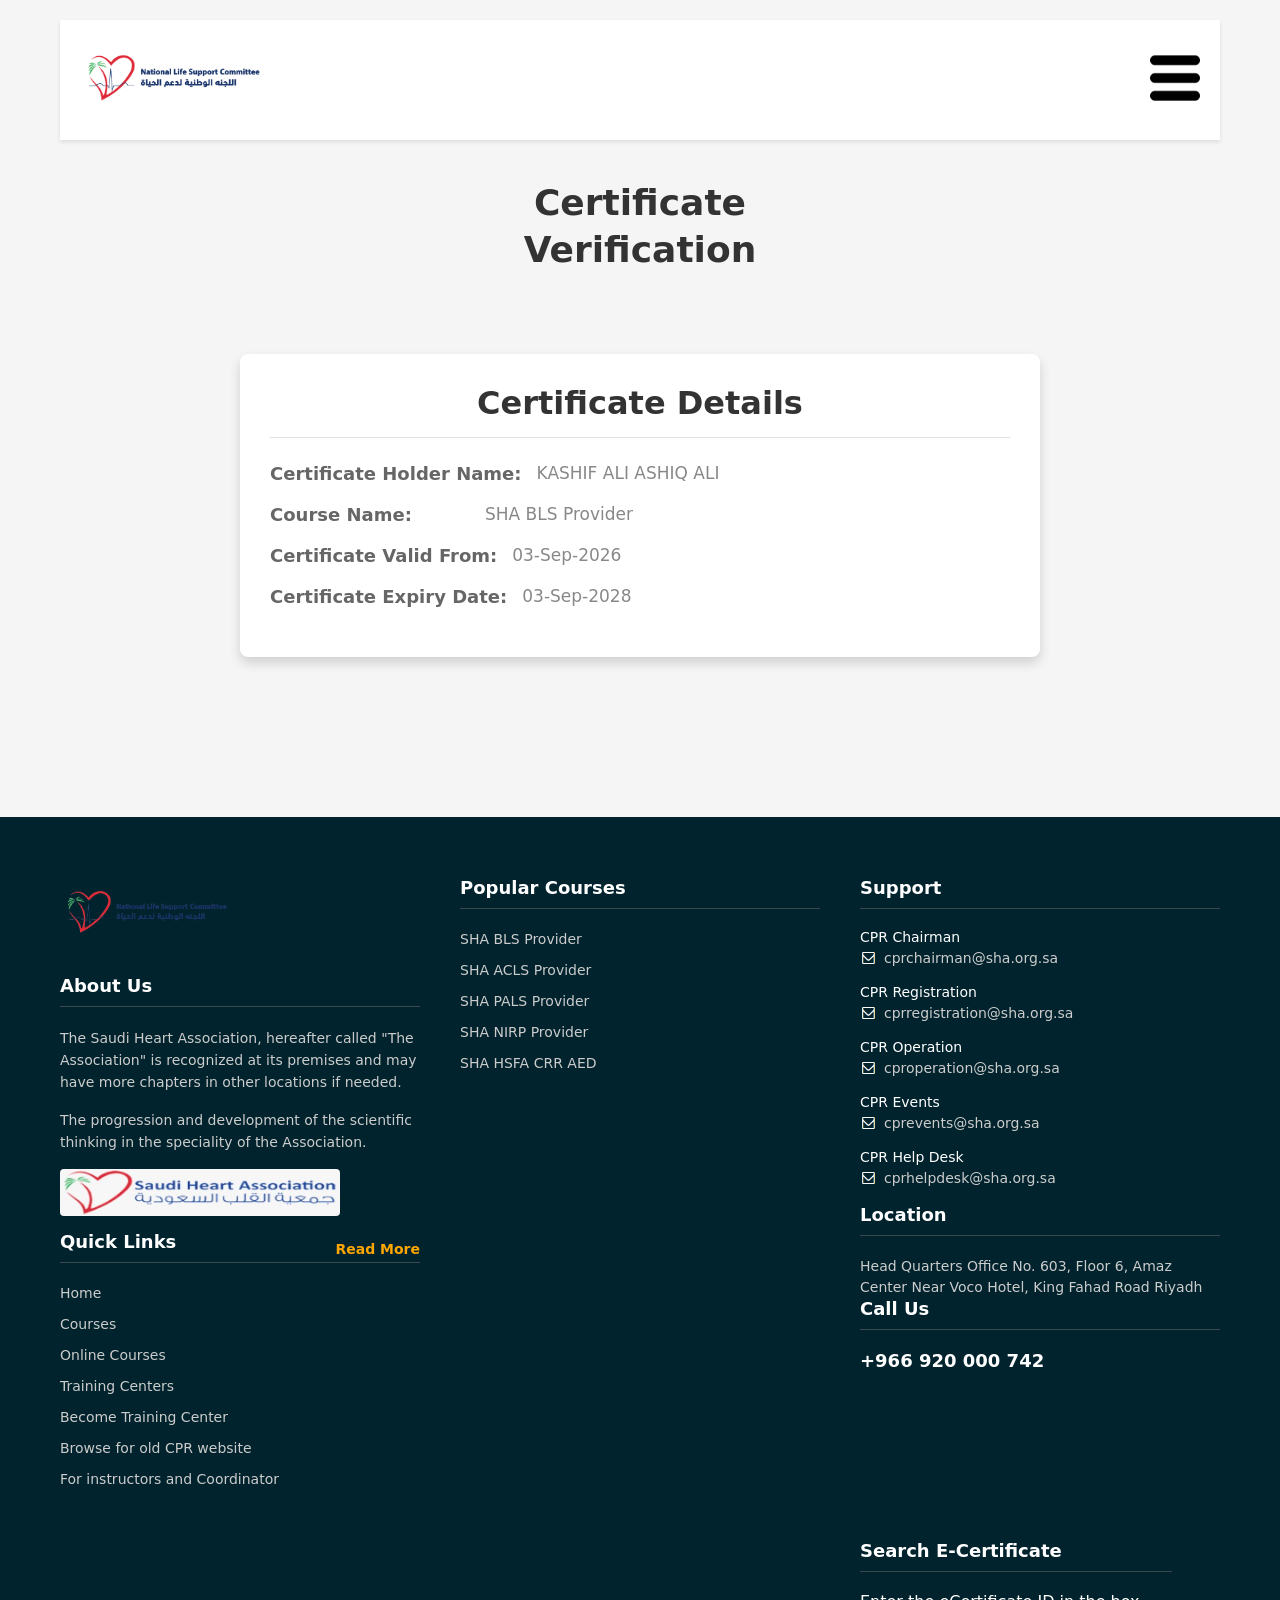
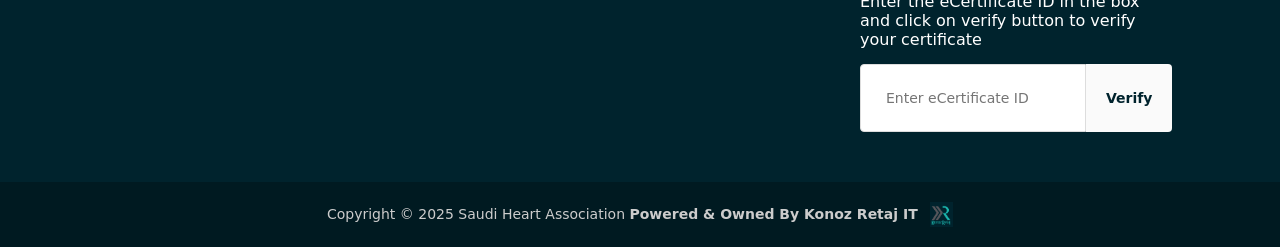
<file: verify.html>
<!DOCTYPE html>
<html lang="en">

<head>
    <meta charset="UTF-8">
    <meta name="viewport" content="width=device-width, initial-scale=1.0">
    <link rel="stylesheet" href="style.css">
    <title>Home</title>
</head>

<body>
    <div class="certificate-container" id="certificate-container">
        <div class="logo-container">
            <img class="main-logo" src="./img/logo.png" alt="Organization Logo">
            <a href="#"><img class="icon-logo" src="./img/icon.png" alt="Icon"></a>
        </div>

        <div class="text-container">
            <h1>Certificate<br>Verification</h1>
        </div>

        <div class="certificate-card" id="certificate-card">
            <h1 class="card-heading">Certificate Details</h1>
            <hr class="divider">
            <div class="detail-row">
                <p class="detail-label">Certificate Holder Name:</p>
                <p class="detail-value" id="cert-holder-name">KASHIF ALI ASHIQ ALI</p>
            </div>
            <div class="detail-row">
                <p class="detail-label">Course Name:</p>
                <p class="detail-value" id="cert-course-name">SHA BLS Provider</p>
            </div>
            <div class="detail-row">
                <p class="detail-label">Certificate Valid From:</p>
                <p class="detail-value" id="cert-valid-from">03-Sep-2026</p>
            </div>
            <div class="detail-row">
                <p class="detail-label">Certificate Expiry Date:</p>
                <p class="detail-value" id="cert-expiry-date">03-Sep-2028</p>
            </div>
            <script>
                (function() {
                    try {
                        var p = new URLSearchParams(window.location.search);
                        var c = (p.get('course') || '').toLowerCase();
                        var id = (p.get('id') || '').trim();
                        var cand = (p.get('candidate') || '').toLowerCase();
                        var isMehdi = id === '20979225338' || id === '21172105024' || id === '30870' || cand === 'mehdi' || c.indexOf('mehdi') !== -1;
                        var isHsfa = c === 'hsfa' || c.indexOf('hsfa') !== -1 || c.indexOf('cpr') !== -1 || 
                                     c.indexOf('hearts') !== -1 || c.indexOf('firstaid') !== -1 || 
                                     c.indexOf('saver') !== -1 || id === '21172105024' || id === '311213170329';
                        
                        var holderEl = document.getElementById('cert-holder-name');
                        var courseEl = document.getElementById('cert-course-name');
                        var validFromEl = document.getElementById('cert-valid-from');
                        var expiryEl = document.getElementById('cert-expiry-date');

                        if (isMehdi) {
                            if (holderEl) holderEl.textContent = 'MEHDI HUSSAIN ALI';
                            if (validFromEl) validFromEl.textContent = '11-Sep-2026';
                            if (expiryEl) expiryEl.textContent = '11-Sep-2028';
                        } else {
                            if (holderEl) holderEl.textContent = 'KASHIF ALI ASHIQ ALI';
                            if (validFromEl) validFromEl.textContent = '03-Sep-2026';
                            if (expiryEl) expiryEl.textContent = '03-Sep-2028';
                        }

                        if (isHsfa) {
                            if (courseEl) courseEl.textContent = 'SHA Hearts Saver First Aid';
                            document.title = 'SHA Hearts Saver First Aid Verification';
                        } else {
                            if (courseEl) courseEl.textContent = 'SHA BLS Provider';
                            document.title = 'SHA BLS Provider Verification';
                        }
                    } catch(e){}
                })();
            </script>
        </div>
    </div>

    <!-- Verification Toast Notification -->
    <div class="verified-toast" id="verified-toast">
        <svg viewBox="0 0 24 24" fill="currentColor">
            <path d="M12 2C6.48 2 2 6.48 2 12s4.48 10 10 10 10-4.48 10-10S17.52 2 12 2zm-2 15l-5-5 1.41-1.41L10 14.17l7.59-7.59L19 8l-9 9z"/>
        </svg>
        <span id="toast-message">Certificate Verified Successfully!</span>
    </div>

    <!-- QR Code Scanner Modal -->
    <div class="qr-modal-backdrop" id="qr-scanner-modal">
        <div class="qr-modal">
            <div class="qr-modal-header">
                <h3 class="qr-modal-title">
                    <svg width="20" height="20" viewBox="0 0 24 24" fill="none" stroke="currentColor" stroke-width="2"><path d="M3 7V5a2 2 0 0 1 2-2h2M17 3h2a2 2 0 0 1 2 2v2M21 17v2a2 2 0 0 1-2 2h-2M7 21H5a2 2 0 0 1-2-2v-2"></path><rect x="7" y="7" width="10" height="10" rx="1"></rect></svg>
                    Scan Certificate QR Code
                </h3>
                <button type="button" class="qr-modal-close" id="close-scanner-btn">&times;</button>
            </div>
            <div class="qr-modal-body">
                <div class="qr-tabs">
                    <button type="button" class="qr-tab-btn active" id="tab-camera">Camera Scanner</button>
                    <button type="button" class="qr-tab-btn" id="tab-upload">Upload QR Image</button>
                </div>

                <!-- Camera Scanner Tab -->
                <div class="qr-tab-panel active" id="panel-camera">
                    <div id="qr-reader-container">
                        <div id="reader"></div>
                    </div>
                    <p class="scanner-hint">Point your camera at the certificate QR code to verify instantly.</p>
                    <div class="scanner-controls">
                        <select id="camera-select" class="scanner-select" style="display: none;"></select>
                        <button type="button" class="scanner-btn-small" id="start-camera-btn" style="display: none;">Start Camera</button>
                        <button type="button" class="scanner-btn-small danger" id="stop-camera-btn">Stop Camera</button>
                    </div>
                </div>

                <!-- Upload Image Tab -->
                <div class="qr-tab-panel" id="panel-upload">
                    <div class="qr-dropzone" id="qr-dropzone">
                        <svg viewBox="0 0 24 24" fill="none" stroke="currentColor" stroke-width="2">
                            <path d="M21 15v4a2 2 0 0 1-2 2H5a2 2 0 0 1-2-2v-4M17 8l-5-5-5 5M12 3v12"/>
                        </svg>
                        <p><strong>Click to upload</strong> or drag & drop</p>
                        <span>Select any saved QR image or certificate screenshot</span>
                        <input type="file" id="qr-file-input" accept="image/*" style="display: none;">
                    </div>
                    <div style="margin-top: 15px; text-align: center;">
                        <span style="font-size: 12px; color: #777;">Quick Test Scan:</span>
                        <div style="display: flex; gap: 8px; justify-content: center; margin-top: 6px;">
                            <button type="button" class="scanner-btn-small" id="quick-test-bls">Test BLS QR</button>
                            <button type="button" class="scanner-btn-small" id="quick-test-hsfa">Test HSFA QR</button>
                        </div>
                    </div>
                </div>
            </div>
        </div>
    </div>

    <!-- QR Code Generator & Dual Viewer Modal -->
    <div class="qr-modal-backdrop" id="qr-view-modal">
        <div class="qr-modal" style="max-width: 520px;">
            <div class="qr-modal-header">
                <h3 class="qr-modal-title">
                    <svg width="20" height="20" viewBox="0 0 24 24" fill="none" stroke="currentColor" stroke-width="2"><rect x="3" y="3" width="18" height="18" rx="2"></rect><circle cx="8.5" cy="8.5" r="1.5"></circle><polyline points="21 15 16 10 5 21"></polyline></svg>
                    Scannable QR Codes (Both Templates)
                </h3>
                <button type="button" class="qr-modal-close" id="close-view-qr-btn">&times;</button>
            </div>
            <div class="qr-modal-body">
                <div class="qr-tabs" id="qr-view-tabs">
                    <button type="button" class="qr-tab-btn active" id="view-tab-bls">1. SHA BLS Provider</button>
                    <button type="button" class="qr-tab-btn" id="view-tab-hsfa">2. SHA HSFA CPR AED</button>
                </div>

                <!-- BLS Panel -->
                <div class="qr-tab-panel active" id="view-panel-bls">
                    <div class="qr-code-view">
                        <div class="qr-img-wrapper" style="display: flex; justify-content: center; margin-bottom: 12px;">
                            <img src="./img/qr_kashif_bls.png" alt="QR Code SHA BLS" style="width: 200px; height: 200px; border-radius: 8px; border: 1px solid #e0e0e0; box-shadow: 0 4px 12px rgba(0,0,0,0.08); padding: 8px; background: white;" id="qr-bls-img">
                        </div>
                        <div class="qr-code-meta" id="qr-bls-meta">
                            <strong>KASHIF ALI ASHIQ ALI</strong> S/O <strong>ASHIQ ALI</strong><br>
                            <span>Course: <strong>SHA BLS Provider</strong></span><br>
                            <span>eCertificate ID: <strong>311214170424</strong></span><br>
                            <span>Valid: <strong>03-Sep-2026 to 03-Sep-2028</strong></span><br>
                            <div style="margin-top: 8px; font-size: 13px; color: #00232d;">
                                Scan with phone camera to open:<br>
                                <a href="https://shacpr-saa-sable.vercel.app/verify?course=bls&id=311214170424" target="_blank" style="color: #ffa600; font-weight: bold; text-decoration: underline;" id="qr-bls-link">https://shacpr-saa-sable.vercel.app/verify?course=bls&id=311214170424</a>
                            </div>
                        </div>
                        <div class="qr-modal-actions" style="margin-top: 15px; display: flex; gap: 8px; justify-content: center; flex-wrap: wrap;">
                            <a href="./img/qr_kashif_bls.png" download="QR_SHA_BLS_Kashif_Ali.png" class="qr-btn" style="text-decoration: none;" id="qr-bls-download">
                                <svg viewBox="0 0 24 24" fill="none" stroke="currentColor" stroke-width="2"><path d="M21 15v4a2 2 0 0 1-2 2H5a2 2 0 0 1-2-2v-4M7 10l5 5 5-5M12 15V3"/></svg>
                                Download BLS QR
                            </a>
                            <button type="button" class="qr-btn secondary" id="simulate-scan-bls">
                                Scan & Verify BLS
                            </button>
                        </div>
                    </div>
                </div>

                <!-- HSFA Panel -->
                <div class="qr-tab-panel" id="view-panel-hsfa">
                    <div class="qr-code-view">
                        <div class="qr-img-wrapper" style="display: flex; justify-content: center; margin-bottom: 12px;">
                            <img src="./img/qr_kashif_hsfa.png" alt="QR Code SHA HSFA" style="width: 200px; height: 200px; border-radius: 8px; border: 1px solid #e0e0e0; box-shadow: 0 4px 12px rgba(0,0,0,0.08); padding: 8px; background: white;" id="qr-hsfa-img">
                        </div>
                        <div class="qr-code-meta" id="qr-hsfa-meta">
                            <strong>KASHIF ALI ASHIQ ALI</strong> S/O <strong>ASHIQ ALI</strong><br>
                            <span>Course: <strong>SHA Hearts Saver First Aid</strong></span><br>
                            <span>eCertificate ID: <strong>311213170329</strong></span><br>
                            <span>Valid: <strong>03-Sep-2026 to 03-Sep-2028</strong></span><br>
                            <div style="margin-top: 8px; font-size: 13px; color: #00232d;">
                                Scan with phone camera to open:<br>
                                <a href="https://shacpr-saa-sable.vercel.app/verify?course=hsfa&id=311213170329" target="_blank" style="color: #ffa600; font-weight: bold; text-decoration: underline;" id="qr-hsfa-link">https://shacpr-saa-sable.vercel.app/verify?course=hsfa&id=311213170329</a>
                            </div>
                        </div>
                        <div class="qr-modal-actions" style="margin-top: 15px; display: flex; gap: 8px; justify-content: center; flex-wrap: wrap;">
                            <a href="./img/qr_kashif_hsfa.png" download="QR_SHA_HSFA_Kashif_Ali.png" class="qr-btn" style="text-decoration: none;" id="qr-hsfa-download">
                                <svg viewBox="0 0 24 24" fill="none" stroke="currentColor" stroke-width="2"><path d="M21 15v4a2 2 0 0 1-2 2H5a2 2 0 0 1-2-2v-4M7 10l5 5 5-5M12 15V3"/></svg>
                                Download HSFA QR
                            </a>
                            <button type="button" class="qr-btn secondary" id="simulate-scan-hsfa">
                                Scan & Verify HSFA
                            </button>
                        </div>
                    </div>
                </div>
            </div>
        </div>
    </div>

    <!-- Footer Matching Template -->
    <div class="footer">
        <div class="footer-container">
            <!-- Left Side - About Us and Quick Links -->
            <div class="footer-left">
                <div class="about-section">
                    <img src="./img/bcg.png" alt="SHA Logo" class="footer-main-logo">
                    <h2>About Us</h2>
                    <p>The Saudi Heart Association, hereafter called "The Association" is recognized at its premises and
                        may have more chapters in other locations if needed.</p>
                    <p>The progression and development of the scientific thinking in the speciality of the Association.
                    </p>
                    <img src="./img/about.png" alt="About Image" class="about-image">
                    <a href="AboutUs.html" class="read-more">Read More</a>
                </div>

                <div class="quick-links-section">
                    <h2>Quick Links</h2>
                    <ul>
                        <li><a href="#">Home</a></li>
                        <li><a href="#">Courses</a></li>
                        <li><a href="#">Online Courses</a></li>
                        <li><a href="#">Training Centers</a></li>
                        <li><a href="#">Become Training Center</a></li>
                        <li><a href="#">Browse for old CPR website</a></li>
                        <li><a href="#">For instructors and Coordinator</a></li>
                    </ul>
                </div>
            </div>

            <!-- Middle - Popular Courses -->
            <div class="footer-middle">
                <h2>Popular Courses</h2>
                <ul>
                    <li><a href="#">SHA BLS Provider</a></li>
                    <li><a href="#">SHA ACLS Provider</a></li>
                    <li><a href="#">SHA PALS Provider</a></li>
                    <li><a href="#">SHA NIRP Provider</a></li>
                    <li><a href="#">SHA HSFA CRR AED</a></li>
                </ul>
            </div>

            <!-- Right Side - Support and Contact -->
            <div class="footer-right">
                <div class="support-section">
                    <h2>Support</h2>
                    <div class="support-item">
                        <h4>CPR Chairman</h4>
                        <a href="mailto:cprchairman@sha.org.sa" class="email-link">
                            <img src="./img/email.png" alt="Email"> cprchairman@sha.org.sa
                        </a>
                    </div>
                    <div class="support-item">
                        <h4>CPR Registration</h4>
                        <a href="mailto:cprregistration@sha.org.sa" class="email-link">
                            <img src="./img/email.png" alt="Email"> cprregistration@sha.org.sa
                        </a>
                    </div>
                    <div class="support-item">
                        <h4>CPR Operation</h4>
                        <a href="mailto:cproperation@sha.org.sa" class="email-link">
                            <img src="./img/email.png" alt="Email"> cproperation@sha.org.sa
                        </a>
                    </div>
                    <div class="support-item">
                        <h4>CPR Events</h4>
                        <a href="mailto:cprevents@sha.org.sa" class="email-link">
                            <img src="./img/email.png" alt="Email"> cprevents@sha.org.sa
                        </a>
                    </div>
                    <div class="support-item">
                        <h4>CPR Help Desk</h4>
                        <a href="mailto:cprhelpdesk@sha.org.sa" class="email-link">
                            <img src="./img/email.png" alt="Email"> cprhelpdesk@sha.org.sa
                        </a>
                    </div>
                </div>

                <div class="location-section">
                    <h2>Location</h2>
                    <p>Head Quarters Office No. 603, Floor 6, Amaz Center Near Voco Hotel, King Fahad Road Riyadh</p>
                </div>

                <div class="contact-section">
                    <h2>Call Us</h2>
                    <p class="phone">+966 920 000 742</p>
                </div>
            </div>

            <!-- Bottom Right - Certificate Search -->
            <div class="right-side-container">
                <div class="certificate-section">
                    <h2>Search E-Certificate</h2>
                    <p>Enter the eCertificate ID in the box and click on verify button to verify your certificate</p>
                    <form class="search-container" id="search-form">
                        <input type="text" id="cert-input" placeholder="Enter eCertificate ID" required>
                        <button type="submit" id="verify-btn">Verify</button>
                    </form>
                </div>
            </div>
        </div>

        <!-- Footer Bottom -->
        <div class="footer-bottom">
            <p>Copyright © 2025 Saudi Heart Association <span>Powered & Owned By Konoz Retaj IT</span></p>
            <img src="./img/footer img.png" alt="Partner Logo" class="partner-logo">
        </div>
    </div>

    <!-- Scripts -->
    <script src="./js/html5-qrcode.min.js"></script>
    <script src="./js/qrcode.min.js"></script>
    <script src="./js/app.js"></script>
</body>

</html>
</file>
<file: style.css>
@import url('https://fonts.googleapis.com/css2?family=Libertinus+Math&display=swap');

* {
  margin: 0;
  padding: 0;
  box-sizing: border-box;
  font-family: "Segoe UI", system-ui, -apple-system, sans-serif;
}

body {
  background-color: #f5f5f5;
}

.certificate-container {
  width: 100%;
  max-width: 1200px;
  margin: 0 auto;
  padding: 20px;
}

/* Logo Container */
.logo-container {
  width: 100%;
  display: flex;
  justify-content: space-between;
  align-items: center;
  background-color: white;
  padding: 20px;
  box-shadow: 0 2px 4px rgba(0, 0, 0, 0.1);
}

.main-logo {
  height: 80px;
  width: auto;
  object-fit: contain;
}

.icon-logo {
  height: 50px;
  width: auto;
  object-fit: contain;
}

/* Text Container */
.text-container {
  text-align: center;
  padding: 40px 20px;
}

.text-container h1 {
  font-size: clamp(24px, 5vw, 36px);
  font-weight: 700;
  color: #333;
  line-height: 1.3;
}

/* Certificate Card */
.certificate-card {
  width: 100%;
  max-width: 800px;
  margin: 40px auto;
  padding: 30px;
  background-color: white;
  border-radius: 8px;
  box-shadow: 0 6px 12px rgba(0, 0, 0, 0.15);
}

.card-heading {
  font-size: clamp(24px, 3vw, 32px);
  font-weight: 700;
  color: #333;
  margin-bottom: 15px;
  text-align: center;
}

.divider {
  border: none;
  height: 1px;
  background-color: #e0e0e0;
  margin-bottom: 25px;
}

.detail-row {
  display: flex;
  flex-wrap: wrap;
  margin-bottom: 20px;
}

.detail-label {
  font-weight: 600;
  color: #666;
  font-size: clamp(16px, 2vw, 18px);
  min-width: 200px;
  margin-right: 15px;
}

.detail-value {
  font-weight: 400;
  color: #888;
  font-size: clamp(15px, 2vw, 17px);
  flex: 1;
}

/* Footer Styles */
.footer {
  margin-top: 100px;
  background-color: #00232d;
  color: white;
  padding: 60px 0 0;
  font-family: 'Arial', sans-serif;
  position: relative;
}

.footer-container {
  display: flex;
  flex-wrap: wrap;
  justify-content: space-between;
  max-width: 1200px;
  margin: 0 auto;
  padding: 0 20px;
  gap: 40px;
}

/* Left Side Styles */
.footer-left {
  flex: 1;
  min-width: 300px;
}

.footer-main-logo {
  width: 180px;
  margin-bottom: 20px;
}

.about-section h2,
.quick-links-section h2,
.footer-middle h2,
.support-section h2,
.location-section h2,
.contact-section h2,
.certificate-section h2 {
  color: white;
  font-size: 18px;
  margin-bottom: 20px;
  padding-bottom: 10px;
  border-bottom: 1px solid #3a4a4f;
}

.about-section p {
  color: #cccccc;
  line-height: 1.6;
  margin-bottom: 15px;
  font-size: 14px;
}

.about-image {
  width: 100%;
  max-width: 280px;
  display: block;
  margin: 15px 0;
  border-radius: 4px;
}

.read-more {
  color: #ffa600;
  text-decoration: none;
  font-weight: bold;
  display: block;
  margin-top: 10px;
  float: right;
  font-size: 14px;
}

/* Quick Links Styles */
.quick-links-section ul {
  list-style: none;
  padding: 0;
  margin: 0;
}

.quick-links-section ul li {
  margin-bottom: 12px;
}

.quick-links-section ul li a {
  color: #cccccc;
  text-decoration: none;
  font-size: 14px;
  transition: color 0.3s;
}

.quick-links-section ul li a:hover {
  color: #ffa600;
}

/* Middle Section - Popular Courses */
.footer-middle {
  flex: 1;
  min-width: 200px;
}

.footer-middle ul {
  list-style: none;
  padding: 0;
  margin: 0;
}

.footer-middle ul li {
  margin-bottom: 12px;
}

.footer-middle ul li a {
  color: #cccccc;
  text-decoration: none;
  font-size: 14px;
  transition: color 0.3s;
}

.footer-middle ul li a:hover {
  color: #ffa600;
}

/* Right Side - Support Section */
.footer-right {
  flex: 1;
  min-width: 250px;
}

.support-item {
  margin-bottom: 18px;
}

.support-item h4 {
  color: white;
  margin-bottom: 5px;
  font-size: 14px;
  font-weight: normal;
}

.email-link {
  display: flex;
  align-items: center;
  gap: 8px;
  color: #cccccc;
  text-decoration: none;
  font-size: 14px;
}

.email-link img {
  width: 16px;
  height: 16px;
}

/* Location and Contact */
.location-section p {
  color: #cccccc;
  font-size: 14px;
  line-height: 1.5;
}

.phone {
  color: white;
  font-size: 18px;
  font-weight: bold;
  margin: 10px 0 0;
}

/* Certificate Search Section */
.right-side-container {
  flex: 0 0 300px;
  /* Fixed width but will shrink on small screens */
  margin-left: 800px;
  /* Pushes it to the right */

}

/* Search Container */
.search-container {
  display: flex;
  width: 100%;

}

.search-container input {
  flex: 1;
  /* Changed back to 1 to take available space */
  padding: 12px;
  border: 1px solid #ddd;
  border-radius: 4px 0 0 4px;
  font-size: 14px;
  min-width: 0;
  /* Prevents flex item from overflowing */
}

.search-container button {
  background-color: #ffa600;
  color: #00232d;
  border: none;
  padding: 0 20px;
  border-radius: 0 4px 4px 0;
  cursor: pointer;
  font-weight: bold;
  font-size: 14px;
  white-space: nowrap;
}

/* Footer Bottom */
.footer-bottom {
  background-color: #001a21;
  padding: 20px;
  text-align: center;
  display: flex;
  justify-content: center;
  align-items: center;
  gap: 10px;
  margin-top: 50px;
}

.footer-bottom p {
  color: #cccccc;
  margin: 0;
  font-size: 14px;
}

.footer-bottom span {
  color: #cccccc;
  font-weight: 600;
}

.partner-logo {
  height: 25px;
  margin-left: 2px;
}

/* Responsive Adjustments */
@media (max-width: 768px) {
  .logo-container {
    padding: 15px;
  }

  .main-logo {
    height: 60px;
  }

  .icon-logo {
    height: 40px;
  }

  .text-container {
    padding: 30px 15px;
  }

  .certificate-card {
    padding: 25px 20px;
    margin: 30px auto;
  }

  .detail-row {
    flex-direction: column;
    margin-bottom: 15px;
  }

  .detail-label {
    margin-bottom: 5px;
  }
}

@media (max-width: 480px) {
  .logo-container {
    /* flex-direction: column; */
    gap: 15px;
    padding: 20px 15px;
  }

  .main-logo {
    height: 50px;
  }

  .certificate-card {
    padding: 20px 15px;
  }

  .card-heading {
    font-size: 22px;
  }
}

@media (max-width: 992px) {
  .footer-container {
    flex-direction: column;
    gap: 30px;
  }

  .footer-left,
  .footer-middle,
  .footer-right,
  .certificate-section {
    min-width: 100%;
  }

  .certificate-section {
    margin-top: 0;
  }
}

@media (max-width: 992px) {
  .right-side-container {
    flex: 1 1 100%;
    /* Full width on medium screens */
    margin-left: 0;
    padding-left: 0;
    margin-top: 30px;
  }
}

@media (max-width: 576px) {
  .search-container {
    flex-direction: column;
  }

  .search-container input,
  .search-container button {
    width: 100%;
    border-radius: 4px;
  }

  .search-container button {
    margin-top: 10px;
    padding: 12px;
  }
}

.search-container {
  position: relative;
  display: flex;
  margin-top: 15px;
}

.search-container input {
  flex: 1;
  padding: 12px;
  border: 1px solid #ddd;
  border-radius: 4px 0 0 4px;
  font-size: 14px;
  transition: border-color 0.3s;
}

.search-container input.error {
  border-color: #ff4d4d;
}

.search-container button {
  background-color: #f8f8f8;
  color: #00232d;
  border: none;
  padding: 0 20px;
  border-radius: 0 4px 4px 0;
  cursor: pointer;
  font-weight: bold;
  font-size: 14px;
}

.error-message {
  position: absolute;
  top: 100%;
  left: 0;
  color: #ff4d4d;
  font-size: 12px;
  margin-top: 5px;
  animation: fadeIn 0.3s ease;
}

@keyframes fadeIn {
  from {
    opacity: 0;
  }

  to {
    opacity: 1;
  }
}

.search-container {
  position: relative;
  display: flex;
  margin-top: 15px;
}

.search-container input {
  flex: 1;
  padding: 25px;
  border: 1px solid #ddd;
  border-radius: 4px 0 0 4px;
  font-size: 14px;
}

.search-container input.error {
  border-color: #ff4d4d;
}

.search-container button {
  background-color: #fafafa;
  color: #00232d;
  border: none;
  padding: 0 20px;
  border-radius: 0 4px 4px 0;
  cursor: pointer;
  font-weight: bold;
  font-size: 14px;
}

.error-message {
  position: absolute;
  top: 100%;
  left: 0;
  color: #ff4d4d;
  font-size: 12px;
  margin-top: 5px;
}

/* ============================================================
   QR Code Scanner & Modal Styles
   ============================================================ */

.qr-action-row {
  display: flex;
  gap: 10px;
  margin-top: 15px;
}

.qr-btn {
  flex: 1;
  display: inline-flex;
  align-items: center;
  justify-content: center;
  gap: 8px;
  background-color: #ffa600;
  color: #00232d;
  border: none;
  padding: 10px 14px;
  border-radius: 4px;
  cursor: pointer;
  font-weight: 600;
  font-size: 13px;
  transition: background-color 0.2s, transform 0.1s;
}

.qr-btn:hover {
  background-color: #e69500;
  transform: translateY(-1px);
}

.qr-btn.secondary {
  background-color: #003646;
  color: #ffffff;
  border: 1px solid #3a5c68;
}

.qr-btn.secondary:hover {
  background-color: #004a60;
}

.qr-btn svg {
  width: 16px;
  height: 16px;
  flex-shrink: 0;
}

/* Verified Badge in Certificate Card */
.verified-badge {
  display: inline-flex;
  align-items: center;
  gap: 6px;
  background: #e8f5e9;
  color: #2e7d32;
  font-weight: 700;
  font-size: 13px;
  padding: 4px 12px;
  border-radius: 20px;
  border: 1px solid #a5d6a7;
  margin-left: 8px;
  vertical-align: middle;
}

.verified-badge svg {
  width: 14px;
  height: 14px;
}

/* Modal Backdrop & Window */
.qr-modal-backdrop {
  position: fixed;
  top: 0;
  left: 0;
  right: 0;
  bottom: 0;
  background: rgba(0, 35, 45, 0.75);
  backdrop-filter: blur(4px);
  display: none;
  justify-content: center;
  align-items: center;
  z-index: 10000;
  padding: 16px;
}

.qr-modal-backdrop.active {
  display: flex;
}

.qr-modal {
  background: #ffffff;
  width: 100%;
  max-width: 480px;
  border-radius: 10px;
  box-shadow: 0 15px 35px rgba(0, 0, 0, 0.3);
  overflow: hidden;
  animation: qrModalSlideUp 0.25s ease-out forwards;
}

@keyframes qrModalSlideUp {
  from {
    opacity: 0;
    transform: translateY(20px) scale(0.97);
  }

  to {
    opacity: 1;
    transform: translateY(0) scale(1);
  }
}

.qr-modal-header {
  background: #00232d;
  color: #ffffff;
  padding: 16px 20px;
  display: flex;
  justify-content: space-between;
  align-items: center;
}

.qr-modal-title {
  font-size: 17px;
  font-weight: 700;
  display: flex;
  align-items: center;
  gap: 8px;
  margin: 0;
  color: #ffffff;
  border: none;
  padding: 0;
}

.qr-modal-close {
  background: transparent;
  border: none;
  color: #cccccc;
  font-size: 26px;
  line-height: 1;
  cursor: pointer;
  padding: 0 4px;
  transition: color 0.2s;
}

.qr-modal-close:hover {
  color: #ffa600;
}

.qr-modal-body {
  padding: 20px;
  color: #333333;
}

/* Modal Tabs */
.qr-tabs {
  display: flex;
  border-bottom: 2px solid #eeeeee;
  margin-bottom: 20px;
}

.qr-tab-btn {
  flex: 1;
  padding: 10px;
  background: transparent;
  border: none;
  border-bottom: 3px solid transparent;
  color: #666666;
  font-weight: 600;
  font-size: 14px;
  cursor: pointer;
  margin-bottom: -2px;
  transition: all 0.2s;
}

.qr-tab-btn.active {
  color: #00232d;
  border-bottom-color: #ffa600;
}

.qr-tab-panel {
  display: none;
}

.qr-tab-panel.active {
  display: block;
}

/* Camera Scanner Container */
#qr-reader-container {
  width: 100%;
  border-radius: 8px;
  overflow: hidden;
  background: #000;
  min-height: 260px;
  position: relative;
}

#reader {
  width: 100%;
  border: none !important;
}

#reader video {
  width: 100% !important;
  border-radius: 6px;
}

.scanner-hint {
  text-align: center;
  font-size: 13px;
  color: #666666;
  margin-top: 10px;
}

/* Upload Dropzone */
.qr-dropzone {
  border: 2px dashed #cccccc;
  border-radius: 8px;
  padding: 30px 20px;
  text-align: center;
  background: #fafafa;
  cursor: pointer;
  transition: border-color 0.2s, background-color 0.2s;
}

.qr-dropzone:hover,
.qr-dropzone.dragover {
  border-color: #ffa600;
  background: #fffdf5;
}

.qr-dropzone svg {
  width: 48px;
  height: 48px;
  color: #ffa600;
  margin-bottom: 10px;
}

.qr-dropzone p {
  font-size: 14px;
  color: #555555;
  margin: 5px 0;
}

.qr-dropzone span {
  font-size: 12px;
  color: #888888;
}

/* QR Code Generator Display */
.qr-code-view {
  text-align: center;
  padding: 10px 0;
}

#generated-qr-code {
  display: inline-flex;
  padding: 12px;
  background: #ffffff;
  border: 1px solid #e0e0e0;
  border-radius: 8px;
  box-shadow: 0 4px 12px rgba(0, 0, 0, 0.08);
  margin-bottom: 15px;
}

#generated-qr-code img,
#generated-qr-code canvas {
  display: block;
  margin: 0 auto;
}

.qr-code-meta {
  font-size: 13px;
  color: #555555;
  margin-bottom: 15px;
  line-height: 1.5;
}

.qr-code-meta strong {
  color: #00232d;
}

.qr-modal-actions {
  display: flex;
  gap: 10px;
  justify-content: center;
}

/* Toast Notification */
.verified-toast {
  position: fixed;
  top: 24px;
  right: 24px;
  background: #2e7d32;
  color: #ffffff;
  padding: 14px 22px;
  border-radius: 8px;
  box-shadow: 0 8px 24px rgba(0, 0, 0, 0.25);
  font-weight: 600;
  font-size: 14px;
  display: flex;
  align-items: center;
  gap: 10px;
  z-index: 99999;
  transform: translateY(-20px);
  opacity: 0;
  pointer-events: none;
  transition: transform 0.3s cubic-bezier(0.18, 0.89, 0.32, 1.28), opacity 0.3s ease;
}

.verified-toast.show {
  transform: translateY(0);
  opacity: 1;
  pointer-events: auto;
}

.verified-toast svg {
  width: 20px;
  height: 20px;
  flex-shrink: 0;
}

/* Subtle Floating Action Button (FAB) */
.fab-scan-btn {
  position: fixed;
  bottom: 24px;
  right: 24px;
  background: #ffa600;
  color: #00232d;
  border: none;
  border-radius: 50px;
  padding: 12px 20px;
  font-size: 14px;
  font-weight: 700;
  display: flex;
  align-items: center;
  gap: 8px;
  box-shadow: 0 4px 16px rgba(0, 0, 0, 0.2);
  cursor: pointer;
  z-index: 999;
  transition: transform 0.2s, background-color 0.2s, box-shadow 0.2s;
}

.fab-scan-btn:hover {
  background: #ffb733;
  transform: translateY(-2px);
  box-shadow: 0 6px 20px rgba(0, 0, 0, 0.25);
}

.fab-scan-btn svg {
  width: 18px;
  height: 18px;
}

@media (max-width: 576px) {
  .qr-action-row {
    flex-direction: column;
  }

  .fab-scan-btn {
    bottom: 16px;
    right: 16px;
    padding: 10px 16px;
    font-size: 13px;
  }
}

/* Certificate Card Verified Animation */
.card-verified-highlight {
  animation: cardVerifiedPulse 1.8s ease-in-out;
}

@keyframes cardVerifiedPulse {
  0% {
    box-shadow: 0 0 0 0 rgba(46, 125, 50, 0.6);
    transform: scale(1);
  }

  30% {
    box-shadow: 0 0 0 14px rgba(46, 125, 50, 0.2);
    transform: scale(1.015);
  }

  100% {
    box-shadow: 0 6px 12px rgba(0, 0, 0, 0.15);
    transform: scale(1);
  }
}

.scanner-controls {
  display: flex;
  gap: 10px;
  align-items: center;
  justify-content: center;
  margin-top: 12px;
  flex-wrap: wrap;
}

.scanner-select {
  padding: 8px 12px;
  border-radius: 4px;
  border: 1px solid #ccc;
  font-size: 13px;
  background: #fff;
  color: #333;
}

.scanner-btn-small {
  padding: 8px 14px;
  font-size: 12px;
  font-weight: 600;
  border-radius: 4px;
  border: none;
  cursor: pointer;
  background: #00232d;
  color: #fff;
  transition: background 0.2s;
}

.scanner-btn-small:hover {
  background: #003646;
}

.scanner-btn-small.danger {
  background: #c62828;
}

.scanner-btn-small.danger:hover {
  background: #b71c1c;
}

/* ============================================================
   Dedicated Scanner Page Styles
   ============================================================ */
.scanner-page-container {
  width: 100%;
  max-width: 900px;
  margin: 0 auto;
  padding: 20px;
}

.scanner-main-card {
  background: #ffffff;
  border-radius: 8px;
  box-shadow: 0 6px 16px rgba(0, 0, 0, 0.12);
  padding: 30px;
  margin: 25px auto;
  width: 100%;
}

.scanner-nav-bar {
  display: flex;
  justify-content: space-between;
  align-items: center;
  margin-bottom: 20px;
  padding-bottom: 12px;
  border-bottom: 1px solid #eeeeee;
}

.scanner-nav-link {
  display: inline-flex;
  align-items: center;
  gap: 6px;
  color: #00232d;
  text-decoration: none;
  font-weight: 600;
  font-size: 14px;
  transition: color 0.2s;
}

.scanner-nav-link:hover {
  color: #ffa600;
}

.scanner-viewfinder-box {
  position: relative;
  background: #000000;
  border-radius: 8px;
  overflow: hidden;
  min-height: 320px;
  width: 100%;
  max-width: 500px;
  margin: 0 auto 15px;
  box-shadow: inset 0 0 20px rgba(0, 0, 0, 0.6);
}

.scanner-laser {
  position: absolute;
  top: 0;
  left: 0;
  width: 100%;
  height: 3px;
  background: #2e7d32;
  box-shadow: 0 0 12px 2px #4caf50;
  animation: laserScan 2.2s infinite ease-in-out;
  z-index: 5;
  pointer-events: none;
}

@keyframes laserScan {
  0% {
    top: 5%;
    opacity: 0.3;
  }

  50% {
    top: 92%;
    opacity: 1;
  }

  100% {
    top: 5%;
    opacity: 0.3;
  }
}

/* Dedicated Scan Result Card */
.scan-result-container {
  display: none;
  background: #f1f8e9;
  border: 2px solid #81c784;
  border-radius: 8px;
  padding: 24px;
  margin-top: 25px;
  animation: fadeIn 0.4s ease-out forwards;
}

.scan-result-container.active {
  display: block;
}

.result-header {
  display: flex;
  align-items: center;
  gap: 12px;
  margin-bottom: 15px;
  padding-bottom: 12px;
  border-bottom: 1px solid #c8e6c9;
}

.result-header-icon {
  width: 36px;
  height: 36px;
  color: #2e7d32;
  flex-shrink: 0;
}

.result-header-title h3 {
  color: #1b5e20;
  font-size: 18px;
  font-weight: 700;
  margin: 0;
}

.result-header-title p {
  color: #388e3c;
  font-size: 13px;
  margin: 2px 0 0;
}

.result-grid {
  display: grid;
  grid-template-columns: repeat(auto-fit, minmax(220px, 1fr));
  gap: 15px;
  margin-bottom: 20px;
}

.result-item {
  background: #ffffff;
  padding: 12px 16px;
  border-radius: 6px;
  border: 1px solid #e0e0e0;
}

.result-item-label {
  font-size: 12px;
  color: #666666;
  font-weight: 600;
  text-transform: uppercase;
  margin-bottom: 4px;
}

.result-item-value {
  font-size: 15px;
  color: #00232d;
  font-weight: 700;
}

.result-actions {
  display: flex;
  gap: 10px;
  flex-wrap: wrap;
}

/* Sample QRs Section */
.samples-section {
  margin-top: 30px;
  padding-top: 25px;
  border-top: 1px solid #e0e0e0;
}

.samples-heading {
  font-size: 16px;
  font-weight: 700;
  color: #00232d;
  margin-bottom: 15px;
  text-align: center;
}

.samples-grid {
  display: grid;
  grid-template-columns: repeat(auto-fit, minmax(240px, 1fr));
  gap: 15px;
}

.sample-card {
  border: 1px solid #e0e0e0;
  border-radius: 6px;
  padding: 15px;
  text-align: center;
  background: #fafafa;
  transition: transform 0.2s, box-shadow 0.2s;
}

.sample-card:hover {
  transform: translateY(-2px);
  box-shadow: 0 4px 12px rgba(0, 0, 0, 0.08);
}

.sample-card img {
  width: 140px;
  height: 140px;
  margin: 0 auto 10px;
  display: block;
  background: white;
  padding: 6px;
  border-radius: 4px;
  border: 1px solid #ddd;
}

.sample-card h4 {
  font-size: 14px;
  color: #00232d;
  margin-bottom: 6px;
}

.sample-card p {
  font-size: 12px;
  color: #666666;
  margin-bottom: 10px;
}

/* ============================================================
   MISSION & VISION PAGE STYLES (No Menu Bar)
   Matching shacpr.org.sa/AboutUs
   ============================================================ */

.mv-page-body {
  background-color: #f4f6f8;
  color: #333333;
  margin: 0;
  padding: 0;
}

/* Header container matching verify.html */
.mv-header {
  width: 100%;
  display: flex;
  justify-content: space-between;
  align-items: center;
  background-color: #ffffff;
  padding: 16px 28px;
  box-shadow: 0 2px 8px rgba(0, 0, 0, 0.08);
}

.mv-header-logo {
  height: 65px;
  width: auto;
  object-fit: contain;
}

.mv-header-icon {
  height: 44px;
  width: auto;
  object-fit: contain;
}

/* Main Container */
.mv-container {
  width: 100%;
  max-width: 1100px;
  margin: 0 auto;
  padding: 35px 20px 60px;
}

/* Page Title Section */
.mv-title-section {
  text-align: center;
  margin-bottom: 35px;
}

.mv-badge {
  display: inline-block;
  background-color: #e0f2f1;
  color: #00796b;
  font-size: 12px;
  font-weight: 700;
  text-transform: uppercase;
  letter-spacing: 1px;
  padding: 4px 14px;
  border-radius: 20px;
  margin-bottom: 10px;
}

.mv-main-title {
  font-size: clamp(26px, 4vw, 36px);
  font-weight: 700;
  color: #00232d;
  margin-bottom: 8px;
  line-height: 1.25;
}

.mv-subtitle {
  font-size: 15px;
  color: #607d8b;
  margin-bottom: 16px;
}

.mv-divider-bar {
  width: 60px;
  height: 3px;
  background-color: #ffa600;
  margin: 0 auto;
  border-radius: 2px;
}

/* Grid Layout */
.mv-grid {
  display: grid;
  grid-template-columns: 1.15fr 0.85fr;
  gap: 30px;
  align-items: start;
}

/* Vision & Mission Card Column */
.mv-col-main {
  background: #ffffff;
  border-radius: 10px;
  padding: 32px 30px;
  box-shadow: 0 4px 16px rgba(0, 35, 45, 0.07);
  border: 1px solid #e2e8f0;
}

.mv-section-block {
  display: flex;
  gap: 18px;
  align-items: flex-start;
}

.mv-icon-wrapper {
  flex-shrink: 0;
  width: 52px;
  height: 52px;
  border-radius: 12px;
  background: #fff8eb;
  color: #ffa600;
  display: flex;
  align-items: center;
  justify-content: center;
  box-shadow: 0 3px 10px rgba(255, 166, 0, 0.18);
}

.mv-icon-wrapper svg {
  width: 28px;
  height: 28px;
}

.mv-block-content {
  flex: 1;
}

.mv-heading {
  font-size: 22px;
  font-weight: 700;
  color: #00232d;
  margin: 0 0 10px;
}

.mv-desc {
  font-size: 15px;
  color: #455a64;
  line-height: 1.65;
  margin: 0;
}

.mv-separator {
  height: 1px;
  background: linear-gradient(to right, transparent, #e0e0e0, transparent);
  margin: 28px 0;
}

.mv-lead-text {
  font-size: 15px;
  font-weight: 600;
  color: #263238;
  margin: 0 0 14px;
  line-height: 1.5;
}

.mv-list {
  list-style: none;
  padding: 0;
  margin: 0;
  display: flex;
  flex-direction: column;
  gap: 12px;
}

.mv-list li {
  display: flex;
  gap: 12px;
  align-items: flex-start;
  font-size: 14px;
  line-height: 1.6;
  color: #455a64;
  background: #f8fafc;
  padding: 10px 14px;
  border-radius: 6px;
  border-left: 3px solid #ffa600;
  transition: transform 0.2s, background-color 0.2s;
}

.mv-list li:hover {
  background: #f1f5f9;
  transform: translateX(4px);
}

.mv-list-num {
  font-weight: 700;
  color: #00232d;
  flex-shrink: 0;
}

.mv-list-text {
  flex: 1;
}

/* Director's Letter Card Column */
.mv-col-side {
  display: flex;
  flex-direction: column;
  gap: 20px;
}

.mv-director-card {
  background: #ffffff;
  border-radius: 10px;
  padding: 30px;
  box-shadow: 0 4px 16px rgba(0, 35, 45, 0.07);
  border: 1px solid #e2e8f0;
}

.mv-director-header {
  display: flex;
  align-items: center;
  gap: 14px;
  margin-bottom: 18px;
  padding-bottom: 15px;
  border-bottom: 1px solid #edf2f7;
}

.mv-director-icon {
  width: 48px;
  height: 48px;
  border-radius: 50%;
  background: #e0f2f1;
  color: #00796b;
  display: flex;
  align-items: center;
  justify-content: center;
  flex-shrink: 0;
}

.mv-director-icon svg {
  width: 24px;
  height: 24px;
}

.mv-director-subtitle {
  font-size: 12px;
  font-weight: 700;
  color: #78909c;
  text-transform: uppercase;
  letter-spacing: 0.8px;
  display: block;
}

.mv-director-title {
  font-size: 19px;
  font-weight: 700;
  color: #00232d;
  margin: 2px 0 0;
}

.mv-director-body p {
  font-size: 14px;
  color: #455a64;
  line-height: 1.7;
  margin: 0 0 14px;
  text-align: justify;
}

.mv-director-body p:last-child {
  margin-bottom: 0;
}

/* Back CTA Bar */
.mv-back-bar {
  margin-top: 35px;
  display: flex;
  justify-content: center;
  gap: 15px;
  flex-wrap: wrap;
}

.mv-btn-back {
  display: inline-flex;
  align-items: center;
  gap: 8px;
  background: #00232d;
  color: #ffffff;
  text-decoration: none;
  font-size: 14px;
  font-weight: 600;
  padding: 12px 24px;
  border-radius: 6px;
  box-shadow: 0 4px 12px rgba(0, 35, 45, 0.2);
  transition: all 0.2s;
}

.mv-btn-back:hover {
  background: #094754;
  transform: translateY(-2px);
  box-shadow: 0 6px 16px rgba(0, 35, 45, 0.3);
  color: #ffffff;
}

.mv-btn-back svg {
  width: 16px;
  height: 16px;
}

.mv-btn-home {
  display: inline-flex;
  align-items: center;
  gap: 8px;
  background: #ffffff;
  color: #00232d;
  text-decoration: none;
  font-size: 14px;
  font-weight: 600;
  padding: 12px 24px;
  border-radius: 6px;
  border: 1px solid #cbd5e1;
  transition: all 0.2s;
}

.mv-btn-home:hover {
  background: #f8fafc;
  border-color: #94a3b8;
  transform: translateY(-2px);
}

/* Clean Minimal Footer */
.mv-footer {
  background-color: #1a252c;
  color: #b0bec5;
  text-align: center;
  padding: 22px 20px;
  font-size: 13px;
  border-top: 2px solid #ffa600;
}

.mv-footer p {
  margin: 0;
}

.mv-footer strong {
  color: #ffffff;
}

/* Responsive */
@media (max-width: 860px) {
  .mv-grid {
    grid-template-columns: 1fr;
    gap: 25px;
  }

  .mv-header {
    padding: 12px 18px;
  }

  .mv-header-logo {
    height: 52px;
  }

  .mv-header-icon {
    height: 38px;
  }

  .mv-col-main,
  .mv-director-card {
    padding: 24px 20px;
  }
}
</file>
